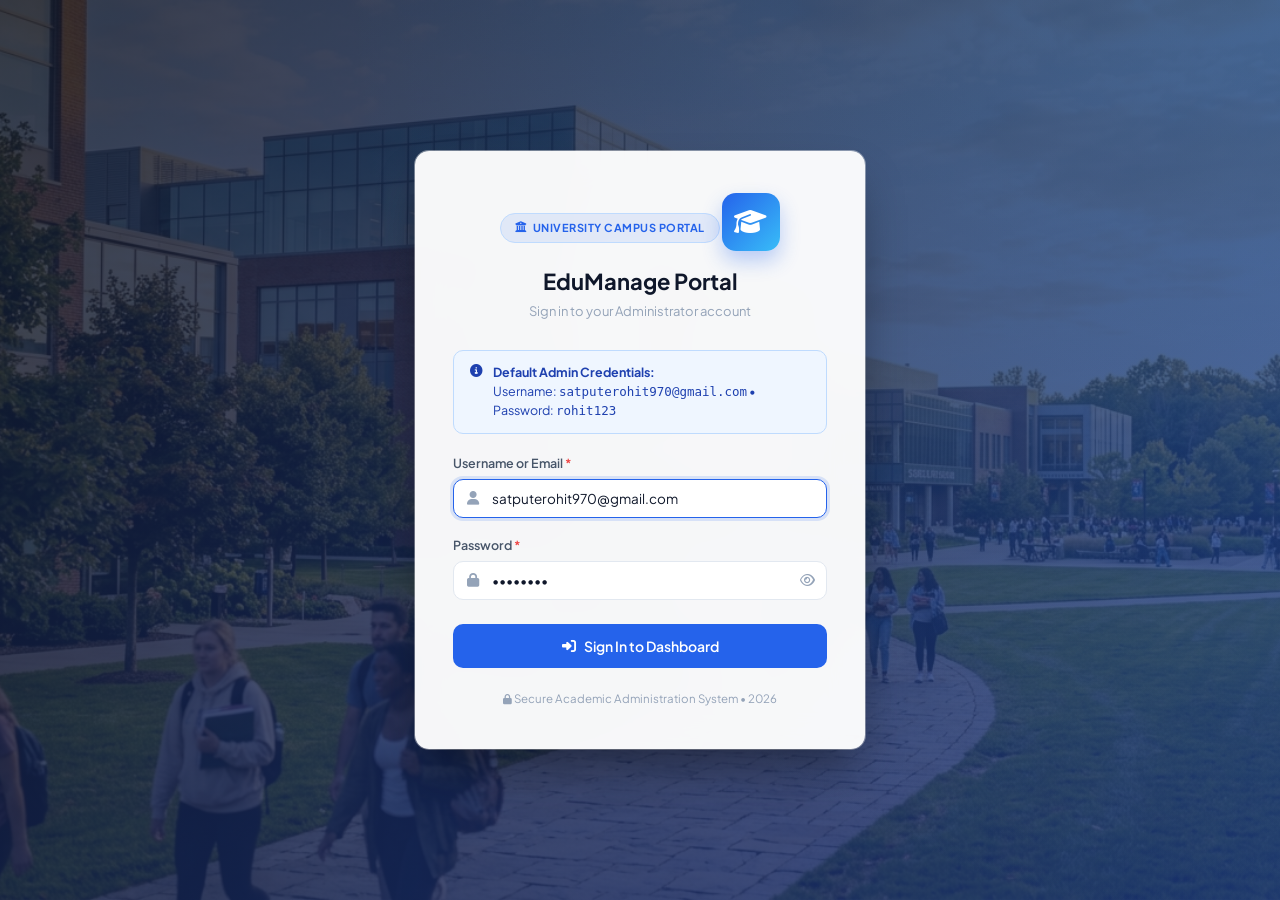
<file: frontend/index.html>
<!DOCTYPE html>
<html lang="en">
<head>
    <meta charset="UTF-8">
    <meta name="viewport" content="width=device-width, initial-scale=1.0">
    <title>Student Management System</title>
    <link rel="stylesheet" href="css/style.css">
    <style>
        .loader-screen {
            display: flex;
            flex-direction: column;
            align-items: center;
            justify-content: center;
            height: 100vh;
            background-color: #0f172a;
            color: #ffffff;
            font-family: 'Plus Jakarta Sans', sans-serif;
        }
        .spinner {
            width: 44px;
            height: 44px;
            border: 4px solid rgba(255,255,255,0.1);
            border-top-color: #2563eb;
            border-radius: 50%;
            animation: spin 0.8s linear infinite;
            margin-bottom: 16px;
        }
        @keyframes spin {
            to { transform: rotate(360deg); }
        }
    </style>
</head>
<body>
    <div class="loader-screen">
        <div class="spinner"></div>
        <p>Loading Student Management System...</p>
    </div>

    <script src="js/api.js"></script>
    <script>
        document.addEventListener('DOMContentLoaded', async () => {
            try {
                const res = await API.get('/api/me');
                if (res.authenticated) {
                    window.location.href = 'dashboard.html';
                } else {
                    window.location.href = 'login.html';
                }
            } catch (err) {
                window.location.href = 'login.html';
            }
        });
    </script>
</body>
</html>
</file>
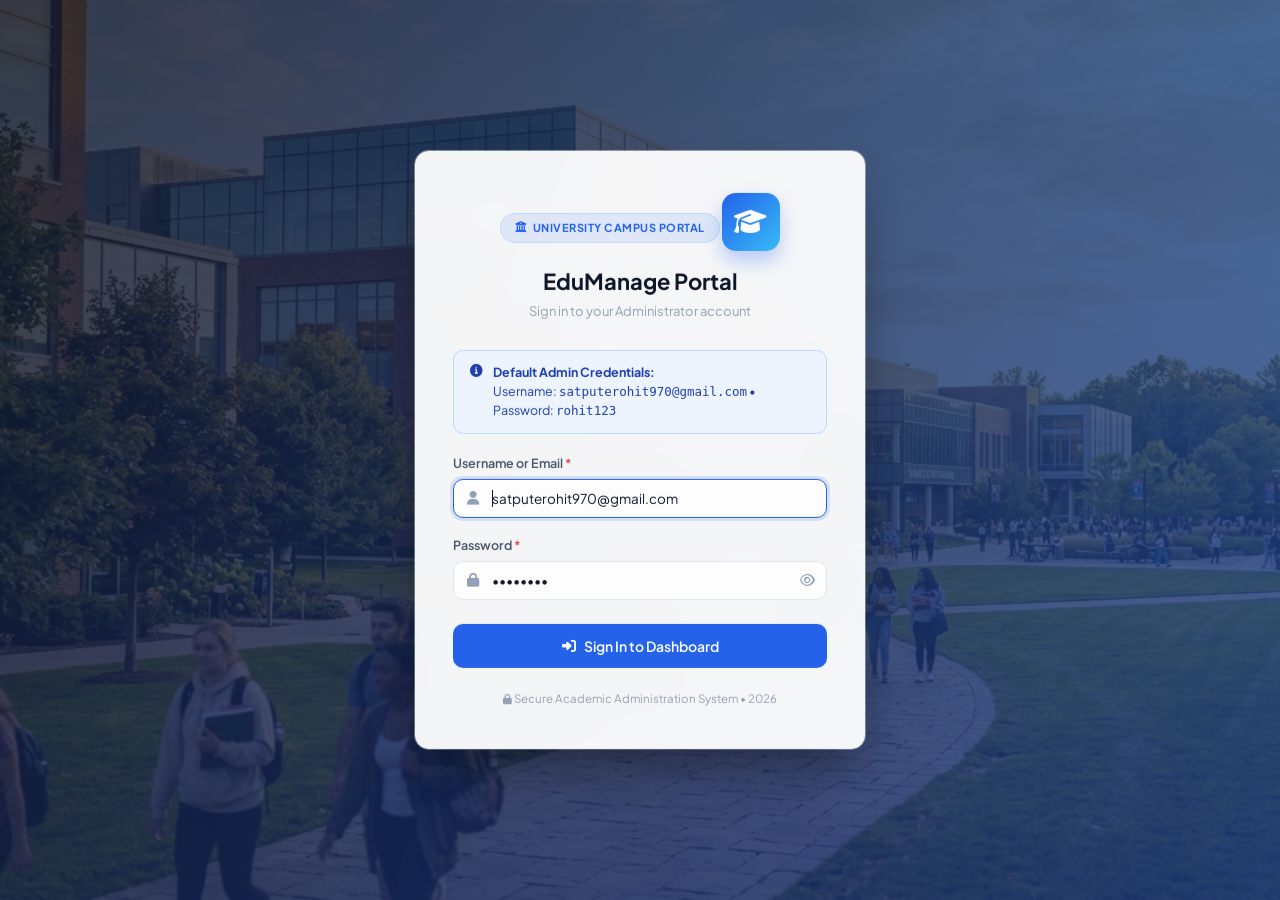
<file: frontend/analytics.html>
<!DOCTYPE html>
<html lang="en">
<head>
    <meta charset="UTF-8">
    <meta name="viewport" content="width=device-width, initial-scale=1.0">
    <title>Daily Analytics & Reports - Student Management System</title>
    <link rel="stylesheet" href="https://cdnjs.cloudflare.com/ajax/libs/font-awesome/6.5.1/css/all.min.css">
    <link rel="stylesheet" href="css/style.css?v=3.0">
    <style>
        @media print {
            .sidebar, .topbar, .analytics-toolbar, .btn, .table-actions {
                display: none !important;
            }
            .main-wrapper {
                margin-left: 0 !important;
            }
            .content-body {
                padding: 0 !important;
            }
            .card {
                box-shadow: none !important;
                border: 1px solid #ccc !important;
                break-inside: avoid;
            }
        }
    </style>
</head>
<body>
    <div class="app-container">
        <!-- Sidebar Navigation -->
        <aside class="sidebar">
            <div class="sidebar-header">
                <div class="sidebar-brand-icon">
                    <i class="fa-solid fa-graduation-cap"></i>
                </div>
                <div class="sidebar-brand-text">
                    <h2>EduManage</h2>
                    <span>Admin Panel</span>
                </div>
            </div>

            <ul class="sidebar-menu">
                <li class="sidebar-menu-category">Overview</li>
                <li class="menu-item">
                    <a href="dashboard.html" class="menu-link">
                        <i class="fa-solid fa-chart-pie"></i>
                        <span>Dashboard</span>
                    </a>
                </li>

                <li class="sidebar-menu-category">Academic Modules</li>
                <li class="menu-item">
                    <a href="students.html" class="menu-link">
                        <i class="fa-solid fa-user-graduate"></i>
                        <span>Students</span>
                    </a>
                </li>
                <li class="menu-item">
                    <a href="courses.html" class="menu-link">
                        <i class="fa-solid fa-book-open"></i>
                        <span>Courses</span>
                    </a>
                </li>
                <li class="menu-item">
                    <a href="teachers.html" class="menu-link">
                        <i class="fa-solid fa-chalkboard-user"></i>
                        <span>Teachers</span>
                    </a>
                </li>

                <li class="sidebar-menu-category">Performance & Attendance</li>
                <li class="menu-item">
                    <a href="attendance.html" class="menu-link">
                        <i class="fa-solid fa-clipboard-check"></i>
                        <span>Attendance</span>
                    </a>
                </li>
                <li class="menu-item">
                    <a href="marks.html" class="menu-link">
                        <i class="fa-solid fa-award"></i>
                        <span>Marks & Grades</span>
                    </a>
                </li>
                <li class="menu-item active">
                    <a href="analytics.html" class="menu-link">
                        <i class="fa-solid fa-chart-line"></i>
                        <span>Daily Analytics</span>
                    </a>
                </li>
            </ul>

            <div class="sidebar-footer">
                <div class="user-snippet">
                    <div class="user-avatar user-avatar-display">A</div>
                    <div class="user-info">
                        <div class="user-name user-name-display">Administrator</div>
                        <div class="user-role">Super Admin</div>
                    </div>
                </div>
            </div>
        </aside>

        <!-- Main Wrapper -->
        <div class="main-wrapper">
            <!-- Topbar -->
            <header class="topbar">
                <div class="topbar-left">
                    <button class="mobile-toggle-btn" title="Toggle Sidebar">
                        <i class="fa-solid fa-bars"></i>
                    </button>
                    <div class="page-title">
                        <h1>Daily Analytics & Insights</h1>
                        <p>Comprehensive daily performance metrics for Students and Teachers</p>
                    </div>
                </div>

                <div class="topbar-right">
                    <div class="datetime-badge" id="live-clock">
                        <i class="fa-regular fa-clock"></i> Loading date...
                    </div>
                    <button class="btn-logout" title="Sign out of system">
                        <i class="fa-solid fa-arrow-right-from-bracket"></i> Logout
                    </button>
                </div>
            </header>

            <!-- Content Body -->
            <main class="content-body">
                <!-- Date Filter & Export Toolbar -->
                <div class="card analytics-toolbar" style="margin-bottom: 24px;">
                    <div class="card-body" style="padding: 16px 24px; display: flex; justify-content: space-between; align-items: center; flex-wrap: wrap; gap: 16px;">
                        <div style="display: flex; align-items: center; gap: 14px; flex-wrap: wrap;">
                            <span style="font-weight: 700; font-size: 14px; color: var(--text-primary); display: flex; align-items: center; gap: 8px;">
                                <i class="fa-solid fa-calendar-day" style="color: var(--primary);"></i> Analyze Date:
                            </span>
                            <input type="date" id="analytics-date-picker" class="form-control" style="width: auto; padding: 8px 14px;">
                            <button id="btn-run-analytics" class="btn btn-primary btn-sm">
                                <i class="fa-solid fa-magnifying-glass-chart"></i> Analyze Day
                            </button>
                            <span style="font-size: 13px; color: var(--text-muted);">
                                Currently Showing: <strong id="display-analysis-date" style="color: var(--primary);">-</strong>
                            </span>
                        </div>

                        <div>
                            <button id="btn-print-analytics" class="btn btn-secondary btn-sm" title="Print or Save as PDF">
                                <i class="fa-solid fa-print"></i> Print Report
                            </button>
                        </div>
                    </div>
                </div>

                <!-- 1. Metric Counter Cards -->
                <div class="stats-grid">
                    <div class="stat-card">
                        <div class="stat-info">
                            <span>Daily Attendance</span>
                            <h3 id="stat-daily-rate">0%</h3>
                            <p><i class="fa-solid fa-circle-check"></i> Today's Presence Rate</p>
                        </div>
                        <div class="stat-icon icon-blue">
                            <i class="fa-solid fa-clipboard-user"></i>
                        </div>
                    </div>

                    <div class="stat-card">
                        <div class="stat-info">
                            <span>Students Present</span>
                            <h3 id="stat-daily-present" style="color: var(--success);">0</h3>
                            <p>Attended Lectures Today</p>
                        </div>
                        <div class="stat-icon icon-green">
                            <i class="fa-solid fa-user-check"></i>
                        </div>
                    </div>

                    <div class="stat-card">
                        <div class="stat-info">
                            <span>Students Absent</span>
                            <h3 id="stat-daily-absent" style="color: var(--danger);">0</h3>
                            <p>Absentees for Selected Day</p>
                        </div>
                        <div class="stat-icon icon-amber" style="background-color: #fef2f2; color: #ef4444;">
                            <i class="fa-solid fa-user-xmark"></i>
                        </div>
                    </div>

                    <div class="stat-card">
                        <div class="stat-info">
                            <span>Student-Teacher Ratio</span>
                            <h3 id="stat-teacher-ratio">1 : 0</h3>
                            <p id="stat-sub-teachers">Active Faculty Members</p>
                        </div>
                        <div class="stat-icon icon-purple">
                            <i class="fa-solid fa-chalkboard-user"></i>
                        </div>
                    </div>
                </div>

                <!-- 2. Daily Absent Students (with 1-click WhatsApp Alert) -->
                <div class="card">
                    <div class="card-header" style="background-color: #fff1f2; border-bottom: 1px solid #fecdd3;">
                        <h3 class="card-title" style="color: #9f1239;">
                            <i class="fa-solid fa-bell" style="color: #e11d48;"></i>
                            Today's Absent Students & Parent Alert Dispatch
                        </h3>
                        <span id="daily-absent-badge" class="badge badge-absent">0 Absent</span>
                    </div>

                    <div class="card-body" style="padding: 0;">
                        <div class="table-responsive" style="border: none;">
                            <table class="data-table">
                                <thead>
                                    <tr>
                                        <th>Student ID</th>
                                        <th>Student Full Name</th>
                                        <th>Course</th>
                                        <th>Contact Mobile</th>
                                        <th>Absence Remarks</th>
                                        <th style="text-align: right;">Direct Alert</th>
                                    </tr>
                                </thead>
                                <tbody id="daily-absent-tbody">
                                    <tr>
                                        <td colspan="6" class="empty-state">
                                            <i class="fa-solid fa-spinner fa-spin"></i>
                                            <h4>Analyzing attendance records...</h4>
                                        </td>
                                    </tr>
                                </tbody>
                            </table>
                        </div>
                    </div>
                </div>

                <!-- 3. Critical Attendance Defaulters (< 75% Attendance Threshold) -->
                <div class="card">
                    <div class="card-header" style="background-color: #fffbeb; border-bottom: 1px solid #fef3c7;">
                        <h3 class="card-title" style="color: #92400e;">
                            <i class="fa-solid fa-triangle-exclamation" style="color: #f59e0b;"></i>
                            At-Risk Students Matrix (Overall Attendance &lt; 75%)
                        </h3>
                        <span id="defaulters-count-badge" class="badge" style="background-color: #fef3c7; color: #b45309;">0 At-Risk</span>
                    </div>

                    <div class="card-body" style="padding: 0;">
                        <div class="table-responsive" style="border: none;">
                            <table class="data-table">
                                <thead>
                                    <tr>
                                        <th>Student ID</th>
                                        <th>Student Name & Course</th>
                                        <th>Attended Days</th>
                                        <th>Absent Days</th>
                                        <th>Attendance Percentage</th>
                                        <th style="text-align: right;">Action</th>
                                    </tr>
                                </thead>
                                <tbody id="defaulters-tbody">
                                    <tr>
                                        <td colspan="6" class="empty-state">
                                            <i class="fa-solid fa-spinner fa-spin"></i>
                                            <h4>Analyzing defaulters...</h4>
                                        </td>
                                    </tr>
                                </tbody>
                            </table>
                        </div>
                    </div>
                </div>

                <!-- 4. Academic Performance & Top Rankers Grid -->
                <div class="dashboard-grid" style="margin-bottom: 24px;">
                    <!-- Grade Distribution -->
                    <div class="card">
                        <div class="card-header">
                            <h3 class="card-title">
                                <i class="fa-solid fa-chart-pie" style="color: var(--primary);"></i>
                                Student Grade Distribution
                            </h3>
                        </div>
                        <div class="card-body">
                            <div id="grade-dist-container" style="display: grid; grid-template-columns: repeat(auto-fit, minmax(130px, 1fr)); gap: 12px;">
                                <div class="empty-state">Loading grades...</div>
                            </div>
                        </div>
                    </div>

                    <!-- Top 5 Academic Performers -->
                    <div class="card">
                        <div class="card-header">
                            <h3 class="card-title">
                                <i class="fa-solid fa-trophy" style="color: #eab308;"></i>
                                Top Student Performers
                            </h3>
                        </div>
                        <div class="card-body" style="padding: 0;">
                            <div class="table-responsive" style="border: none;">
                                <table class="data-table" style="font-size: 13px;">
                                    <thead>
                                        <tr>
                                            <th>Rank</th>
                                            <th>Student</th>
                                            <th>Program</th>
                                            <th>Exams</th>
                                            <th>Avg %</th>
                                        </tr>
                                    </thead>
                                    <tbody id="top-students-tbody">
                                        <tr>
                                            <td colspan="5" class="empty-state">Loading rankers...</td>
                                        </tr>
                                    </tbody>
                                </table>
                            </div>
                        </div>
                    </div>
                </div>

                <!-- 5. Teacher & Faculty Workload Analysis -->
                <div class="card">
                    <div class="card-header">
                        <h3 class="card-title">
                            <i class="fa-solid fa-chalkboard-user" style="color: var(--primary);"></i>
                            Faculty Workload & Subject Matrix Analysis
                        </h3>
                    </div>

                    <div class="card-body" style="padding: 0;">
                        <div class="table-responsive" style="border: none;">
                            <table class="data-table">
                                <thead>
                                    <tr>
                                        <th>Faculty Member</th>
                                        <th>Assigned Specialization / Subject</th>
                                        <th>Mobile Contact</th>
                                        <th>Exam Evaluations Recorded</th>
                                        <th>Average Class Performance</th>
                                    </tr>
                                </thead>
                                <tbody id="teachers-analysis-tbody">
                                    <tr>
                                        <td colspan="5" class="empty-state">
                                            <i class="fa-solid fa-spinner fa-spin"></i>
                                            <h4>Analyzing faculty records...</h4>
                                        </td>
                                    </tr>
                                </tbody>
                            </table>
                        </div>
                    </div>
                </div>

                <!-- 6. Degree Program Performance Overview -->
                <div class="card">
                    <div class="card-header">
                        <h3 class="card-title">
                            <i class="fa-solid fa-book-bookmark" style="color: var(--info);"></i>
                            Academic Program Enrollment & Overall Average
                        </h3>
                    </div>

                    <div class="card-body" style="padding: 0;">
                        <div class="table-responsive" style="border: none;">
                            <table class="data-table">
                                <thead>
                                    <tr>
                                        <th>Code</th>
                                        <th>Degree Program Name</th>
                                        <th>Duration</th>
                                        <th>Active Enrolled Students</th>
                                        <th>Average Marks Score</th>
                                    </tr>
                                </thead>
                                <tbody id="course-analytics-tbody">
                                    <tr>
                                        <td colspan="5" class="empty-state">Loading courses...</td>
                                    </tr>
                                </tbody>
                            </table>
                        </div>
                    </div>
                </div>
            </main>
        </div>
    </div>

    <!-- Scripts -->
    <script src="js/api.js"></script>
    <script src="js/auth.js"></script>
    <script src="js/analytics.js"></script>
</body>
</html>
</file>
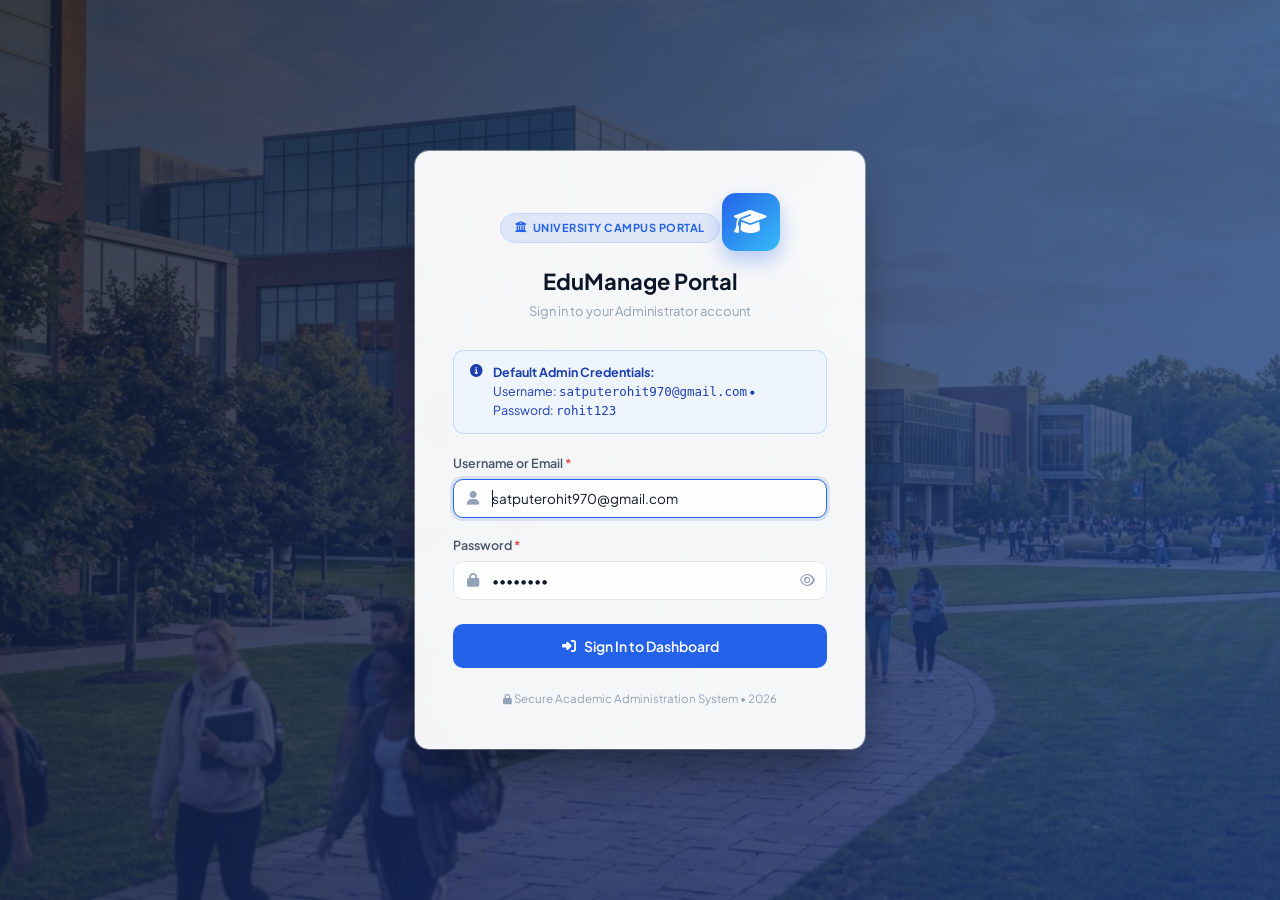
<file: frontend/attendance.html>
<!DOCTYPE html>
<html lang="en">
<head>
    <meta charset="UTF-8">
    <meta name="viewport" content="width=device-width, initial-scale=1.0">
    <title>Attendance Management - Student Management System</title>
    <link rel="stylesheet" href="https://cdnjs.cloudflare.com/ajax/libs/font-awesome/6.5.1/css/all.min.css">
    <link rel="stylesheet" href="css/style.css?v=3.0">
</head>
<body>
    <div class="app-container">
        <!-- Sidebar -->
        <aside class="sidebar">
            <div class="sidebar-header">
                <div class="sidebar-brand-icon">
                    <i class="fa-solid fa-graduation-cap"></i>
                </div>
                <div class="sidebar-brand-text">
                    <h2>EduManage</h2>
                    <span>Admin Panel</span>
                </div>
            </div>

            <ul class="sidebar-menu">
                <li class="sidebar-menu-category">Overview</li>
                <li class="menu-item">
                    <a href="dashboard.html" class="menu-link">
                        <i class="fa-solid fa-chart-pie"></i>
                        <span>Dashboard</span>
                    </a>
                </li>

                <li class="sidebar-menu-category">Academic Modules</li>
                <li class="menu-item">
                    <a href="students.html" class="menu-link">
                        <i class="fa-solid fa-user-graduate"></i>
                        <span>Students</span>
                    </a>
                </li>
                <li class="menu-item">
                    <a href="courses.html" class="menu-link">
                        <i class="fa-solid fa-book-open"></i>
                        <span>Courses</span>
                    </a>
                </li>
                <li class="menu-item">
                    <a href="teachers.html" class="menu-link">
                        <i class="fa-solid fa-chalkboard-user"></i>
                        <span>Teachers</span>
                    </a>
                </li>

                <li class="sidebar-menu-category">Performance</li>
                <li class="menu-item active">
                    <a href="attendance.html" class="menu-link">
                        <i class="fa-solid fa-clipboard-check"></i>
                        <span>Attendance</span>
                    </a>
                </li>
                <li class="menu-item">
                    <a href="marks.html" class="menu-link">
                        <i class="fa-solid fa-award"></i>
                        <span>Marks & Grades</span>
                    </a>
                </li>
            </ul>

            <div class="sidebar-footer">
                <div class="user-snippet">
                    <div class="user-avatar user-avatar-display">A</div>
                    <div class="user-info">
                        <div class="user-name user-name-display">Administrator</div>
                        <div class="user-role">Super Admin</div>
                    </div>
                </div>
            </div>
        </aside>

        <!-- Main Wrapper -->
        <div class="main-wrapper">
            <!-- Topbar -->
            <header class="topbar">
                <div class="topbar-left">
                    <button class="mobile-toggle-btn" title="Toggle Sidebar">
                        <i class="fa-solid fa-bars"></i>
                    </button>
                    <div class="page-title">
                        <h1>Attendance Management</h1>
                        <p>Track student presence, daily logs, and send absent alerts</p>
                    </div>
                </div>

                <div class="topbar-right">
                    <div class="datetime-badge" id="live-clock">
                        <i class="fa-regular fa-clock"></i> Loading date...
                    </div>
                    <button class="btn-logout" title="Sign out of system">
                        <i class="fa-solid fa-arrow-right-from-bracket"></i> Logout
                    </button>
                </div>
            </header>

            <!-- Content Body -->
            <main class="content-body">
                <!-- Toolbar & Tab Navigation -->
                <div class="table-toolbar">
                    <div style="display: flex; gap: 8px; flex-wrap: wrap;">
                        <button id="tab-daily-log" class="btn btn-primary btn-sm">
                            <i class="fa-solid fa-calendar-day"></i> Daily Log
                        </button>
                        <button id="tab-student-summary" class="btn btn-secondary btn-sm">
                            <i class="fa-solid fa-chart-pie"></i> Student Summary (% Rate)
                        </button>
                        <button id="tab-message-history" class="btn btn-secondary btn-sm">
                            <i class="fa-solid fa-clock-rotate-left"></i> Sent Alerts History
                        </button>
                    </div>

                    <div style="display: flex; gap: 10px; flex-wrap: wrap;">
                        <button id="btn-open-face-scanner" class="btn btn-primary" style="background: linear-gradient(135deg, #2563eb, #7c3aed); border: none;">
                            <i class="fa-solid fa-camera"></i> Live Face Scan Attendance
                        </button>
                        <button id="btn-auto-alert-absentees" class="btn btn-danger">
                            <i class="fa-solid fa-mobile-screen-button"></i> Auto-Alert All Absentees
                        </button>
                        <button id="btn-notify-all-absent" class="btn btn-success">
                            <i class="fa-brands fa-whatsapp"></i> Notify Absent Students
                        </button>
                        <button id="btn-open-mark-modal" class="btn btn-secondary">
                            <i class="fa-solid fa-pen"></i> Manual Attendance
                        </button>
                    </div>
                </div>

                <!-- VIEW 1: Daily Log -->
                <div id="view-daily-log">
                    <!-- Filters -->
                    <div class="card" style="margin-bottom: 20px;">
                        <div class="card-body" style="padding: 16px 20px;">
                            <div class="filter-group">
                                <div>
                                    <label class="form-label" style="margin-bottom: 4px;">Filter Date</label>
                                    <input type="date" id="filter-attendance-date" class="form-control" style="width: auto;">
                                </div>

                                <div>
                                    <label class="form-label" style="margin-bottom: 4px;">Filter Student</label>
                                    <select id="filter-student" class="filter-select" style="min-width: 200px;">
                                        <option value="">All Students</option>
                                    </select>
                                </div>

                                <div>
                                    <label class="form-label" style="margin-bottom: 4px;">Status</label>
                                    <select id="filter-status" class="filter-select">
                                        <option value="">All Statuses</option>
                                        <option value="Present">Present</option>
                                        <option value="Absent">Absent</option>
                                    </select>
                                </div>

                                <div style="align-self: flex-end;">
                                    <button id="btn-reset-att-filter" class="btn btn-secondary" style="padding: 9px 14px;">
                                        <i class="fa-solid fa-rotate-left"></i> Reset Filters
                                    </button>
                                </div>
                            </div>
                        </div>
                    </div>

                    <!-- Attendance Table -->
                    <div class="card">
                        <div class="card-header">
                            <h3 class="card-title">
                                <i class="fa-solid fa-list-check" style="color: var(--primary);"></i>
                                Attendance Log Entries
                            </h3>
                            <span id="att-count-badge" class="badge badge-course">0 record(s) found</span>
                        </div>

                        <div class="card-body" style="padding: 0;">
                            <div class="table-responsive" style="border: none;">
                                <table class="data-table">
                                    <thead>
                                        <tr>
                                            <th>Date</th>
                                            <th>Student ID</th>
                                            <th>Student Details</th>
                                            <th>Mobile / Contact</th>
                                            <th>Status</th>
                                            <th>Remarks</th>
                                            <th style="text-align: right;">Alert & Actions</th>
                                        </tr>
                                    </thead>
                                    <tbody id="attendance-tbody">
                                        <tr>
                                            <td colspan="7" class="empty-state">
                                                <i class="fa-solid fa-spinner fa-spin"></i>
                                                <h4>Loading attendance...</h4>
                                            </td>
                                        </tr>
                                    </tbody>
                                </table>
                            </div>
                        </div>
                    </div>
                </div>

                <!-- VIEW 2: Student Attendance Percentage Summary -->
                <div id="view-student-summary" style="display: none;">
                    <div class="card">
                        <div class="card-header">
                            <h3 class="card-title">
                                <i class="fa-solid fa-chart-line" style="color: var(--success);"></i>
                                Overall Student Attendance Percentages
                            </h3>
                        </div>

                        <div class="card-body" style="padding: 0;">
                            <div class="table-responsive" style="border: none;">
                                <table class="data-table">
                                    <thead>
                                        <tr>
                                            <th>Student ID</th>
                                            <th>Full Name</th>
                                            <th>Program</th>
                                            <th>Present / Total Days</th>
                                            <th>Absent Days</th>
                                            <th>Attendance Percentage</th>
                                        </tr>
                                    </thead>
                                    <tbody id="attendance-summary-tbody">
                                        <tr>
                                            <td colspan="6" class="empty-state">
                                                <i class="fa-solid fa-spinner fa-spin"></i>
                                                <h4>Calculating attendance summaries...</h4>
                                            </td>
                                        </tr>
                                    </tbody>
                                </table>
                            </div>
                        </div>
                    </div>
                </div>

                <!-- VIEW 3: Sent Alerts History -->
                <div id="view-message-history" style="display: none;">
                    <div class="card">
                        <div class="card-header">
                            <h3 class="card-title">
                                <i class="fa-solid fa-clock-rotate-left" style="color: var(--info);"></i>
                                Dispatched Absentee Alerts History
                            </h3>
                            <button id="btn-refresh-history" class="btn btn-secondary btn-sm">
                                <i class="fa-solid fa-arrows-rotate"></i> Refresh Log
                            </button>
                        </div>

                        <div class="card-body" style="padding: 0;">
                            <div class="table-responsive" style="border: none;">
                                <table class="data-table">
                                    <thead>
                                        <tr>
                                            <th>Timestamp</th>
                                            <th>Student</th>
                                            <th>Channel</th>
                                            <th>Contact Number / Email</th>
                                            <th>Absence Date</th>
                                            <th>Message Dispatched</th>
                                            <th>Status</th>
                                        </tr>
                                    </thead>
                                    <tbody id="notifications-tbody">
                                        <tr>
                                            <td colspan="7" class="empty-state">
                                                <i class="fa-solid fa-spinner fa-spin"></i>
                                                <h4>Loading notification logs...</h4>
                                            </td>
                                        </tr>
                                    </tbody>
                                </table>
                            </div>
                        </div>
                    </div>
                </div>
            </main>
        </div>
    </div>

    <!-- Mark Attendance Modal -->
    <div class="modal-overlay" id="attendance-form-modal">
        <div class="modal-dialog">
            <div class="modal-header">
                <h3>Record Student Attendance</h3>
                <button class="modal-close-btn">&times;</button>
            </div>

            <form id="attendance-form">
                <div class="modal-body">
                    <div class="form-grid">
                        <div class="form-group full-width">
                            <label class="form-label" for="att-student-id">Select Student <span class="required">*</span></label>
                            <select id="att-student-id" class="form-control" required>
                                <option value="">Select Student</option>
                            </select>
                        </div>

                        <div class="form-group">
                            <label class="form-label" for="att-date">Attendance Date <span class="required">*</span></label>
                            <input type="date" id="att-date" class="form-control" required>
                        </div>

                        <div class="form-group">
                            <label class="form-label" for="att-status">Attendance Status <span class="required">*</span></label>
                            <select id="att-status" class="form-control" required>
                                <option value="Present">Present</option>
                                <option value="Absent">Absent</option>
                            </select>
                        </div>

                        <div class="form-group full-width">
                            <label class="form-label" for="att-remarks">Remarks / Reason (Optional)</label>
                            <input type="text" id="att-remarks" class="form-control" placeholder="e.g. Attended lecture, sick leave, unexcused absence...">
                        </div>
                    </div>
                </div>

                <div class="modal-footer">
                    <button type="button" class="btn btn-secondary btn-modal-cancel">Cancel</button>
                    <button type="submit" id="btn-save-att" class="btn btn-primary">
                        <i class="fa-solid fa-floppy-disk"></i> Save Attendance
                    </button>
                </div>
            </form>
        </div>
    </div>

    <!-- Single Absent Notification Modal -->
    <div class="modal-overlay" id="single-notify-modal">
        <div class="modal-dialog">
            <div class="modal-header" style="background-color: #ecfdf5; border-bottom: 1px solid #a7f3d0;">
                <h3 style="color: #065f46; display: flex; align-items: center; gap: 10px;">
                    <i class="fa-brands fa-whatsapp" style="color: #10b981; font-size: 22px;"></i>
                    Send Absent Alert to Student / Parent
                </h3>
                <button class="modal-close-btn">&times;</button>
            </div>

            <div class="modal-body">
                <input type="hidden" id="notify-student-id">
                <input type="hidden" id="notify-date">

                <div style="background-color: #f8fafc; border: 1px solid var(--border); border-radius: var(--radius-md); padding: 14px; margin-bottom: 16px;">
                    <div style="display: grid; grid-template-columns: 1fr 1fr; gap: 10px; font-size: 13px;">
                        <div><strong>Student:</strong> <span id="notify-student-name">-</span></div>
                        <div><strong>Student ID:</strong> <span id="notify-student-code">-</span></div>
                        <div><strong>Mobile:</strong> <span id="notify-student-phone" style="color: var(--primary); font-weight: 600;">-</span></div>
                        <div><strong>Date:</strong> <span id="notify-student-date">-</span></div>
                    </div>
                </div>

                <div class="form-group" style="margin-bottom: 14px;">
                    <label class="form-label">Message Content (Editable)</label>
                    <textarea id="notify-message-text" class="form-control" style="min-height: 120px; font-size: 13px; line-height: 1.5;"></textarea>
                </div>

                <div style="font-size: 12px; color: var(--text-muted); display: flex; align-items: center; gap: 6px;">
                    <i class="fa-solid fa-circle-info"></i>
                    Clicking "Send via WhatsApp" opens WhatsApp with the pre-filled message.
                </div>
            </div>

            <div class="modal-footer" style="justify-content: space-between;">
                <button type="button" class="btn btn-secondary btn-modal-cancel">Close</button>
                <div style="display: flex; gap: 8px;">
                    <button type="button" id="btn-send-email" class="btn btn-secondary">
                        <i class="fa-solid fa-envelope"></i> Send Email
                    </button>
                    <button type="button" id="btn-send-whatsapp" class="btn btn-success">
                        <i class="fa-brands fa-whatsapp"></i> Send via WhatsApp
                    </button>
                </div>
            </div>
        </div>
    </div>

    <!-- Bulk Absent Notification Modal -->
    <div class="modal-overlay" id="bulk-notify-modal">
        <div class="modal-dialog" style="max-width: 720px;">
            <div class="modal-header" style="background-color: #ecfdf5; border-bottom: 1px solid #a7f3d0;">
                <h3 style="color: #065f46; display: flex; align-items: center; gap: 10px;">
                    <i class="fa-brands fa-whatsapp" style="color: #10b981; font-size: 22px;"></i>
                    Notify All Absent Students
                </h3>
                <button class="modal-close-btn">&times;</button>
            </div>

            <div class="modal-body">
                <div style="margin-bottom: 16px;">
                    <p style="font-size: 13.5px; color: var(--text-secondary);">
                        Date: <strong id="bulk-notify-date-label"></strong> &bull; Total Absent Students: <span id="bulk-notify-count-badge" class="badge badge-absent">0</span>
                    </p>
                </div>

                <div class="form-group" style="margin-bottom: 16px;">
                    <label class="form-label">Default Message Template</label>
                    <textarea id="bulk-template-text" class="form-control" style="min-height: 80px; font-size: 12.5px;">Dear Parent/Student, this is an official notice. {student_name} (ID: {student_id}) was marked ABSENT on {date} for {course}. Regular attendance is compulsory.</textarea>
                </div>

                <h4 style="font-size: 14px; font-weight: 700; margin-bottom: 10px;">Absent Students List:</h4>
                <div class="table-responsive" style="max-height: 240px; overflow-y: auto;">
                    <table class="data-table" style="font-size: 12.5px;">
                        <thead>
                            <tr>
                                <th>Student ID</th>
                                <th>Full Name</th>
                                <th>Mobile Number</th>
                                <th>Course</th>
                                <th style="text-align: right;">Action</th>
                            </tr>
                        </thead>
                        <tbody id="bulk-absent-tbody">
                            <!-- Populated dynamically -->
                        </tbody>
                    </table>
                </div>
            </div>

            <div class="modal-footer">
                <button type="button" class="btn btn-secondary btn-modal-cancel">Close</button>
                <button type="button" id="btn-dispatch-all-logs" class="btn btn-success">
                    <i class="fa-solid fa-check-double"></i> Log & Dispatch All Alerts
                </button>
            </div>
        </div>
    </div>

    <!-- Live Biometric Face Scanner Modal -->
    <div class="modal-overlay" id="face-scanner-modal">
        <div class="modal-dialog" style="max-width: 680px;">
            <div class="modal-header" style="background: linear-gradient(135deg, #0f172a, #1e293b); color: #ffffff;">
                <h3 style="color: #ffffff; display: flex; align-items: center; gap: 10px;">
                    <i class="fa-solid fa-face-viewfinder" style="color: #38bdf8;"></i>
                    Biometric Live Face Scan Attendance
                </h3>
                <button class="modal-close-btn" style="color: #94a3b8;">&times;</button>
            </div>

            <div class="modal-body">
                <!-- Webcam Viewport with Futuristic HUD -->
                <div class="scanner-viewport" id="scanner-viewport">
                    <video id="webcam-preview" class="scanner-video" autoplay playsinline muted></video>
                    
                    <div class="scanner-hud-overlay">
                        <div class="scanner-target-box" id="scanner-target-box">
                            <div class="scanner-corner corner-tl"></div>
                            <div class="scanner-corner corner-tr"></div>
                            <div class="scanner-corner corner-bl"></div>
                            <div class="scanner-corner corner-br"></div>
                            <div class="scanner-laser" id="scanner-laser"></div>
                        </div>
                    </div>

                    <div class="scanner-live-pill">
                        LIVE CAMERA HUD
                    </div>

                    <!-- Camera placeholder when off -->
                    <div id="camera-off-placeholder" style="position: absolute; text-align: center; color: #94a3b8; pointer-events: none;">
                        <i class="fa-solid fa-video-slash" style="font-size: 40px; margin-bottom: 12px; color: #64748b;"></i>
                        <p style="font-size: 13px;">Camera Inactive. Click "Start Camera" to initialize scanner.</p>
                    </div>
                </div>

                <!-- Hidden Canvas for Video Frame Capture -->
                <canvas id="webcam-canvas" style="display: none;"></canvas>

                <!-- Recognition Controls -->
                <div style="margin-top: 16px;">
                    <div style="display: flex; justify-content: space-between; align-items: center; margin-bottom: 12px; background: #f8fafc; padding: 10px 14px; border-radius: var(--radius-md); border: 1px solid var(--border);">
                        <div>
                            <span style="font-weight: 700; font-size: 13.5px; color: var(--text-primary);">Camera Live Scanner</span>
                            <div style="font-size: 11.5px; color: var(--text-muted);">Face detection runs automatically when camera is active</div>
                        </div>
                        <label style="font-size: 13px; color: var(--text-primary); display: flex; align-items: center; gap: 8px; cursor: pointer; font-weight: 600;">
                            <input type="checkbox" id="chk-auto-scan" checked style="width: 16px; height: 16px; accent-color: var(--primary);">
                            <span>Auto-Detect Face (Every 2s)</span>
                        </label>
                    </div>

                    <div style="display: flex; gap: 10px; margin-bottom: 12px;">
                        <button type="button" id="btn-toggle-camera" class="btn btn-secondary" style="flex: 1;">
                            <i class="fa-solid fa-video"></i> Start Camera
                        </button>
                        <button type="button" id="btn-scan-face-now" class="btn btn-primary" style="flex: 1;">
                            <i class="fa-solid fa-expand"></i> Detect Face Now
                        </button>
                        <label class="btn btn-secondary" style="margin: 0; cursor: pointer; display: flex; align-items: center; justify-content: center; gap: 6px;" title="Test with an image file">
                            <i class="fa-solid fa-upload"></i> Upload Photo
                            <input type="file" id="face-test-file-input" accept="image/*" style="display: none;">
                        </label>
                    </div>

                    <!-- Optional Target Filter -->
                    <div class="form-group" style="margin-bottom: 12px;">
                        <label class="form-label" style="font-size: 12px; color: var(--text-muted); margin-bottom: 4px;">
                            Target Student (Leave on "All Registered Faces" for automatic detection)
                        </label>
                        <select id="face-student-select" class="form-control" style="font-size: 13px;">
                            <option value="">-- Detect Any Registered Face Automatically --</option>
                        </select>
                    </div>

                    <!-- Live Verification Match Display -->
                    <div id="face-match-result" style="display: none; background: #ecfdf5; border: 1px solid #6ee7b7; border-radius: var(--radius-md); padding: 14px; margin-bottom: 14px; animation: fadeIn 0.3s ease;">
                        <div style="display: flex; align-items: center; justify-content: space-between;">
                            <div style="display: flex; align-items: center; gap: 12px;">
                                <div id="match-icon-circle" style="width: 44px; height: 44px; border-radius: 50%; background: #10b981; color: #ffffff; display: flex; align-items: center; justify-content: center; font-size: 22px;">
                                    <i id="match-icon" class="fa-solid fa-check"></i>
                                </div>
                                <div>
                                    <h4 id="match-student-name" style="font-size: 15px; color: #065f46; margin-bottom: 2px;">Student Name</h4>
                                    <div style="font-size: 12px; color: #047857;">
                                        ID: <strong id="match-student-id">STU001</strong> &bull; Program: <span id="match-student-course">-</span>
                                    </div>
                                    <div id="match-already-note" style="display: none; font-size: 11.5px; color: #1e40af; font-weight: 600; margin-top: 2px;">
                                        <i class="fa-solid fa-circle-info"></i> Attendance was already recorded earlier for today.
                                    </div>
                                </div>
                            </div>
                            <div style="text-align: right;">
                                <span class="badge badge-present" id="match-status-badge" style="font-size: 12.5px; padding: 6px 12px;">
                                    <i class="fa-solid fa-circle-check"></i> MARKED PRESENT
                                </span>
                                <div id="match-confidence-label" style="font-size: 11px; color: #059669; margin-top: 4px; font-weight: 700;">Confidence: 99.4% Match</div>
                            </div>
                        </div>
                    </div>

                    <!-- Session Scanned Students Mini-Log -->
                    <div id="scanned-session-list" style="margin-top: 10px; font-size: 12px; color: var(--text-secondary);">
                        <!-- Session items appended here -->
                    </div>
                </div>
            </div>

            <div class="modal-footer" style="justify-content: space-between;">
                <button type="button" class="btn btn-secondary btn-modal-cancel">Close</button>
                <div style="display: flex; gap: 8px;">
                    <button type="button" id="btn-finish-and-alert" class="btn btn-danger" title="Finish scanning and send WhatsApp notification to absent students">
                        <i class="fa-solid fa-bell"></i> Finish & Alert Absentees
                    </button>
                </div>
            </div>
        </div>
    </div>

    <!-- Auto Alert Absentees Results Modal -->
    <div class="modal-overlay" id="auto-alert-modal">
        <div class="modal-dialog" style="max-width: 680px;">
            <div class="modal-header" style="background-color: #fee2e2; border-bottom: 1px solid #fca5a5;">
                <h3 style="color: #991b1b; display: flex; align-items: center; gap: 10px;">
                    <i class="fa-solid fa-mobile-screen-button"></i>
                    Mobile Absentee Alerts Dispatched
                </h3>
                <button class="modal-close-btn">&times;</button>
            </div>

            <div class="modal-body">
                <div style="background-color: #fef2f2; border: 1px solid #fecaca; border-radius: var(--radius-md); padding: 14px; margin-bottom: 16px;">
                    <h4 id="auto-alert-summary-title" style="color: #991b1b; font-size: 14px; margin-bottom: 4px;">Alerts Processed</h4>
                    <p id="auto-alert-summary-sub" style="font-size: 12.5px; color: #7f1d1d; margin: 0;">Unrecorded students have been automatically marked as ABSENT and mobile notifications have been queued.</p>
                </div>

                <div class="table-responsive" style="max-height: 250px; overflow-y: auto;">
                    <table class="data-table" style="font-size: 12.5px;">
                        <thead>
                            <tr>
                                <th>Student ID</th>
                                <th>Student Full Name</th>
                                <th>Mobile Number</th>
                                <th>Dispatch Status</th>
                                <th style="text-align: right;">Instant WhatsApp</th>
                            </tr>
                        </thead>
                        <tbody id="auto-alert-tbody">
                            <!-- Populated dynamically -->
                        </tbody>
                    </table>
                </div>
            </div>

            <div class="modal-footer">
                <button type="button" class="btn btn-primary btn-modal-cancel">Done</button>
            </div>
        </div>
    </div>

    <!-- Scripts -->
    <script src="js/api.js"></script>
    <script src="js/auth.js"></script>
    <script src="js/attendance.js"></script>
</body>
</html>
</file>
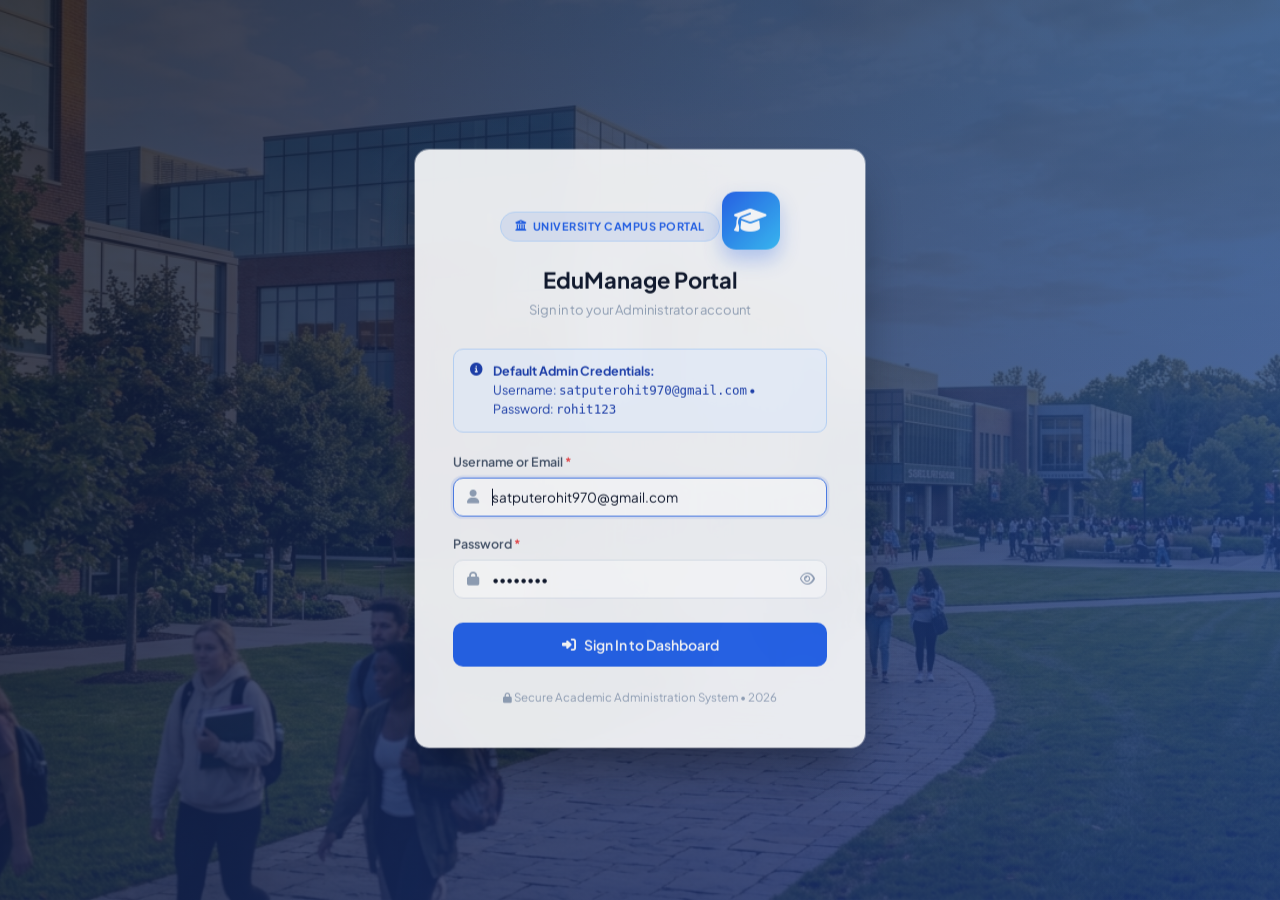
<file: frontend/courses.html>
<!DOCTYPE html>
<html lang="en">
<head>
    <meta charset="UTF-8">
    <meta name="viewport" content="width=device-width, initial-scale=1.0">
    <title>Course Management - Student Management System</title>
    <link rel="stylesheet" href="https://cdnjs.cloudflare.com/ajax/libs/font-awesome/6.5.1/css/all.min.css">
    <link rel="stylesheet" href="css/style.css?v=3.0">
</head>
<body>
    <div class="app-container">
        <!-- Sidebar -->
        <aside class="sidebar">
            <div class="sidebar-header">
                <div class="sidebar-brand-icon">
                    <i class="fa-solid fa-graduation-cap"></i>
                </div>
                <div class="sidebar-brand-text">
                    <h2>EduManage</h2>
                    <span>Admin Panel</span>
                </div>
            </div>

            <ul class="sidebar-menu">
                <li class="sidebar-menu-category">Overview</li>
                <li class="menu-item">
                    <a href="dashboard.html" class="menu-link">
                        <i class="fa-solid fa-chart-pie"></i>
                        <span>Dashboard</span>
                    </a>
                </li>

                <li class="sidebar-menu-category">Academic Modules</li>
                <li class="menu-item">
                    <a href="students.html" class="menu-link">
                        <i class="fa-solid fa-user-graduate"></i>
                        <span>Students</span>
                    </a>
                </li>
                <li class="menu-item active">
                    <a href="courses.html" class="menu-link">
                        <i class="fa-solid fa-book-open"></i>
                        <span>Courses</span>
                    </a>
                </li>
                <li class="menu-item">
                    <a href="teachers.html" class="menu-link">
                        <i class="fa-solid fa-chalkboard-user"></i>
                        <span>Teachers</span>
                    </a>
                </li>

                <li class="sidebar-menu-category">Performance</li>
                <li class="menu-item">
                    <a href="attendance.html" class="menu-link">
                        <i class="fa-solid fa-clipboard-check"></i>
                        <span>Attendance</span>
                    </a>
                </li>
                <li class="menu-item">
                    <a href="marks.html" class="menu-link">
                        <i class="fa-solid fa-award"></i>
                        <span>Marks & Grades</span>
                    </a>
                </li>
                <li class="menu-item">
                    <a href="analytics.html" class="menu-link">
                        <i class="fa-solid fa-chart-line"></i>
                        <span>Daily Analytics</span>
                    </a>
                </li>
            </ul>

            <div class="sidebar-footer">
                <div class="user-snippet">
                    <div class="user-avatar user-avatar-display">A</div>
                    <div class="user-info">
                        <div class="user-name user-name-display">Administrator</div>
                        <div class="user-role">Super Admin</div>
                    </div>
                </div>
            </div>
        </aside>

        <!-- Main Wrapper -->
        <div class="main-wrapper">
            <!-- Topbar -->
            <header class="topbar">
                <div class="topbar-left">
                    <button class="mobile-toggle-btn" title="Toggle Sidebar">
                        <i class="fa-solid fa-bars"></i>
                    </button>
                    <div class="page-title">
                        <h1>Course Management</h1>
                        <p>Manage curriculum, degree programs, and course durations</p>
                    </div>
                </div>

                <div class="topbar-right">
                    <div class="datetime-badge" id="live-clock">
                        <i class="fa-regular fa-clock"></i> Loading date...
                    </div>
                    <button class="btn-logout" title="Sign out of system">
                        <i class="fa-solid fa-arrow-right-from-bracket"></i> Logout
                    </button>
                </div>
            </header>

            <!-- Content Body -->
            <main class="content-body">
                <div class="table-toolbar">
                    <div>
                        <button id="btn-add-course" class="btn btn-primary">
                            <i class="fa-solid fa-plus"></i> Add New Course
                        </button>
                    </div>
                    <span id="courses-count-badge" class="badge badge-course">0 course(s) available</span>
                </div>

                <!-- Courses Table Card -->
                <div class="card">
                    <div class="card-header">
                        <h3 class="card-title">
                            <i class="fa-solid fa-graduation-cap" style="color: var(--primary);"></i>
                            All Courses & Degrees
                        </h3>
                    </div>

                    <div class="card-body" style="padding: 0;">
                        <div class="table-responsive" style="border: none;">
                            <table class="data-table">
                                <thead>
                                    <tr>
                                        <th>Course Code</th>
                                        <th>Course Name</th>
                                        <th>Duration</th>
                                        <th>Description</th>
                                        <th>Enrolled Students</th>
                                        <th style="text-align: right;">Actions</th>
                                    </tr>
                                </thead>
                                <tbody id="courses-tbody">
                                    <tr>
                                        <td colspan="6" class="empty-state">
                                            <i class="fa-solid fa-spinner fa-spin"></i>
                                            <h4>Loading courses...</h4>
                                        </td>
                                    </tr>
                                </tbody>
                            </table>
                        </div>
                    </div>
                </div>
            </main>
        </div>
    </div>

    <!-- Add/Edit Course Modal -->
    <div class="modal-overlay" id="course-form-modal">
        <div class="modal-dialog">
            <div class="modal-header">
                <h3 id="course-modal-title">Add New Course</h3>
                <button class="modal-close-btn">&times;</button>
            </div>

            <form id="course-form">
                <div class="modal-body">
                    <input type="hidden" id="course-pk-id">

                    <div class="form-grid">
                        <div class="form-group">
                            <label class="form-label" for="course-code">Course Code <span class="required">*</span></label>
                            <input type="text" id="course-code" class="form-control" placeholder="e.g. CS101" required>
                        </div>

                        <div class="form-group">
                            <label class="form-label" for="course-duration">Duration <span class="required">*</span></label>
                            <input type="text" id="course-duration" class="form-control" placeholder="e.g. 4 Years / 6 Months" required>
                        </div>

                        <div class="form-group full-width">
                            <label class="form-label" for="course-name">Course Name <span class="required">*</span></label>
                            <input type="text" id="course-name" class="form-control" placeholder="e.g. Bachelor of Technology in Computer Science" required>
                        </div>

                        <div class="form-group full-width">
                            <label class="form-label" for="course-description">Description</label>
                            <textarea id="course-description" class="form-control" placeholder="Brief outline of course syllabus and objectives..."></textarea>
                        </div>
                    </div>
                </div>

                <div class="modal-footer">
                    <button type="button" class="btn btn-secondary btn-modal-cancel">Cancel</button>
                    <button type="submit" id="btn-save-course" class="btn btn-primary">
                        <i class="fa-solid fa-floppy-disk"></i> Save Course
                    </button>
                </div>
            </form>
        </div>
    </div>

    <!-- Delete Course Confirmation Modal -->
    <div class="modal-overlay" id="course-delete-modal">
        <div class="modal-dialog modal-sm">
            <div class="modal-header">
                <h3>Confirm Deletion</h3>
                <button class="modal-close-btn">&times;</button>
            </div>
            <div class="modal-body">
                <p style="font-size: 14px; color: var(--text-secondary);">
                    Are you sure you want to delete course <strong id="delete-course-name"></strong>?
                </p>
            </div>
            <div class="modal-footer">
                <button type="button" class="btn btn-secondary btn-modal-cancel">Cancel</button>
                <button type="button" id="btn-confirm-delete-course" class="btn btn-danger">
                    <i class="fa-solid fa-trash"></i> Delete Course
                </button>
            </div>
        </div>
    </div>

    <!-- Scripts -->
    <script src="js/api.js"></script>
    <script src="js/auth.js"></script>
    <script src="js/courses.js"></script>
</body>
</html>
</file>
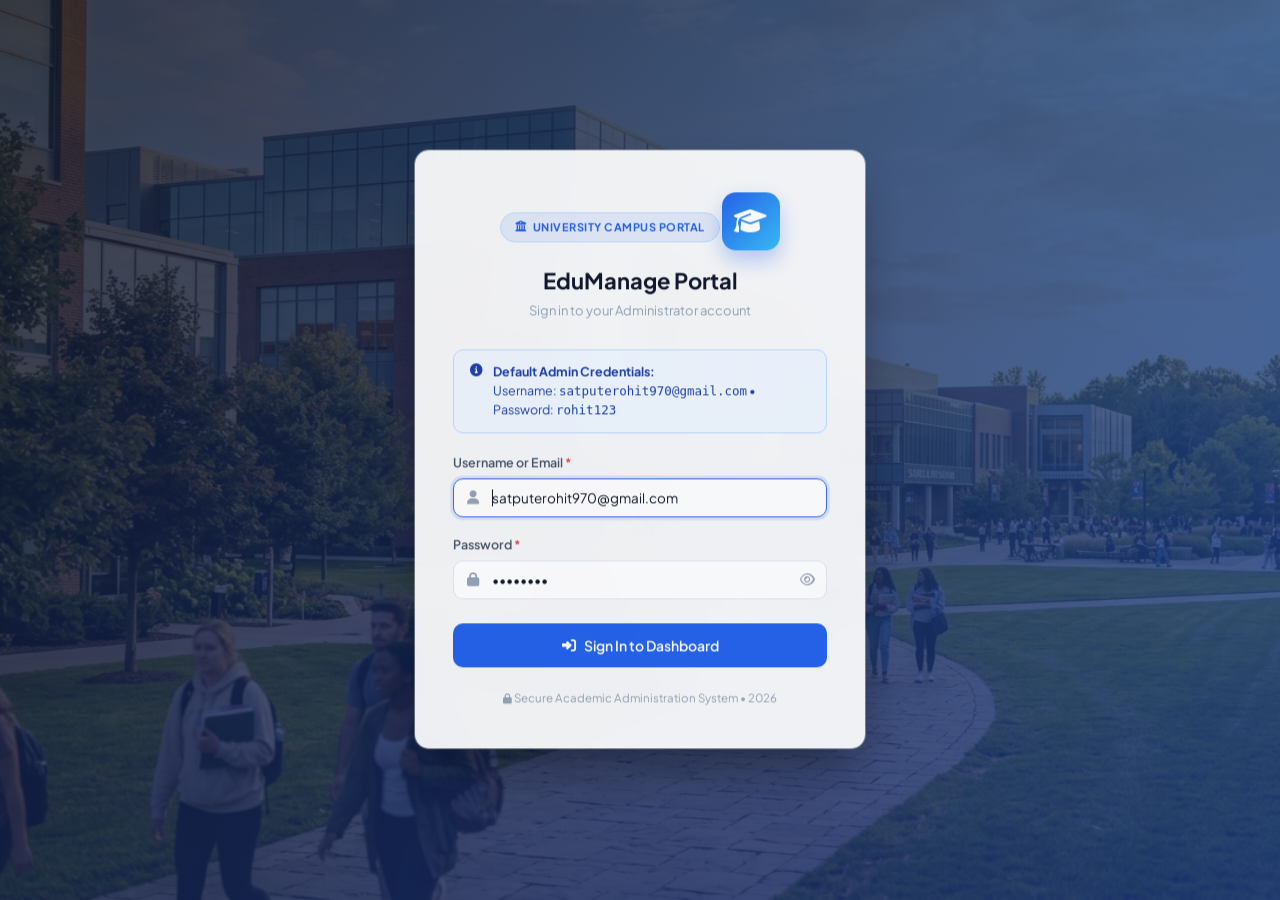
<file: frontend/dashboard.html>
<!DOCTYPE html>
<html lang="en">
<head>
    <meta charset="UTF-8">
    <meta name="viewport" content="width=device-width, initial-scale=1.0">
    <title>Dashboard - Student Management System</title>
    <link rel="stylesheet" href="https://cdnjs.cloudflare.com/ajax/libs/font-awesome/6.5.1/css/all.min.css">
    <link rel="stylesheet" href="css/style.css?v=3.0">
</head>
<body>
    <div class="app-container">
        <!-- Sidebar Navigation -->
        <aside class="sidebar">
            <div class="sidebar-header">
                <div class="sidebar-brand-icon">
                    <i class="fa-solid fa-graduation-cap"></i>
                </div>
                <div class="sidebar-brand-text">
                    <h2>EduManage</h2>
                    <span>Admin Panel</span>
                </div>
            </div>

            <ul class="sidebar-menu">
                <li class="sidebar-menu-category">Overview</li>
                <li class="menu-item active">
                    <a href="dashboard.html" class="menu-link">
                        <i class="fa-solid fa-chart-pie"></i>
                        <span>Dashboard</span>
                    </a>
                </li>

                <li class="sidebar-menu-category">Academic Modules</li>
                <li class="menu-item">
                    <a href="students.html" class="menu-link">
                        <i class="fa-solid fa-user-graduate"></i>
                        <span>Students</span>
                    </a>
                </li>
                <li class="menu-item">
                    <a href="courses.html" class="menu-link">
                        <i class="fa-solid fa-book-open"></i>
                        <span>Courses</span>
                    </a>
                </li>
                <li class="menu-item">
                    <a href="teachers.html" class="menu-link">
                        <i class="fa-solid fa-chalkboard-user"></i>
                        <span>Teachers</span>
                    </a>
                </li>

                <li class="sidebar-menu-category">Performance</li>
                <li class="menu-item">
                    <a href="attendance.html" class="menu-link">
                        <i class="fa-solid fa-clipboard-check"></i>
                        <span>Attendance</span>
                    </a>
                </li>
                <li class="menu-item">
                    <a href="marks.html" class="menu-link">
                        <i class="fa-solid fa-award"></i>
                        <span>Marks & Grades</span>
                    </a>
                </li>
                <li class="menu-item">
                    <a href="analytics.html" class="menu-link">
                        <i class="fa-solid fa-chart-line"></i>
                        <span>Daily Analytics</span>
                    </a>
                </li>
            </ul>

            <div class="sidebar-footer">
                <div class="user-snippet">
                    <div class="user-avatar user-avatar-display">A</div>
                    <div class="user-info">
                        <div class="user-name user-name-display">Administrator</div>
                        <div class="user-role">Super Admin</div>
                    </div>
                </div>
            </div>
        </aside>

        <!-- Main Content Area -->
        <div class="main-wrapper">
            <!-- Top Navbar -->
            <header class="topbar">
                <div class="topbar-left">
                    <button class="mobile-toggle-btn" title="Toggle Sidebar">
                        <i class="fa-solid fa-bars"></i>
                    </button>
                    <div class="page-title">
                        <h1>Dashboard</h1>
                        <p>Welcome to Student Management Portal</p>
                    </div>
                </div>

                <div class="topbar-right">
                    <div class="datetime-badge" id="live-clock">
                        <i class="fa-regular fa-clock"></i> Loading date...
                    </div>
                    <button class="btn-logout" title="Sign out of system">
                        <i class="fa-solid fa-arrow-right-from-bracket"></i> Logout
                    </button>
                </div>
            </header>

            <!-- Main Body -->
            <main class="content-body">
                <!-- Stat Metric Cards -->
                <div class="stats-grid">
                    <div class="stat-card">
                        <div class="stat-info">
                            <span>Total Students</span>
                            <h3 id="total-students">0</h3>
                            <p><i class="fa-solid fa-arrow-trend-up"></i> Active Enrollments</p>
                        </div>
                        <div class="stat-icon icon-blue">
                            <i class="fa-solid fa-user-graduate"></i>
                        </div>
                    </div>

                    <div class="stat-card">
                        <div class="stat-info">
                            <span>Total Courses</span>
                            <h3 id="total-courses">0</h3>
                            <p><i class="fa-solid fa-layer-group"></i> Active Programs</p>
                        </div>
                        <div class="stat-icon icon-purple">
                            <i class="fa-solid fa-book"></i>
                        </div>
                    </div>

                    <div class="stat-card">
                        <div class="stat-info">
                            <span>Total Teachers</span>
                            <h3 id="total-teachers">0</h3>
                            <p><i class="fa-solid fa-user-tie"></i> Faculty Members</p>
                        </div>
                        <div class="stat-icon icon-amber">
                            <i class="fa-solid fa-chalkboard-user"></i>
                        </div>
                    </div>

                    <div class="stat-card">
                        <div class="stat-info">
                            <span>Attendance Rate</span>
                            <h3 id="total-attendance">0%</h3>
                            <p id="attendance-subtext">Overall Presence</p>
                        </div>
                        <div class="stat-icon icon-green">
                            <i class="fa-solid fa-clipboard-check"></i>
                        </div>
                    </div>
                </div>

                <!-- Quick Action Buttons -->
                <div class="quick-actions-bar">
                    <span class="quick-actions-title">
                        <i class="fa-solid fa-bolt" style="color: var(--warning);"></i> Quick Actions:
                    </span>
                    <button id="btn-quick-student" class="btn btn-primary btn-sm">
                        <i class="fa-solid fa-plus"></i> Add Student
                    </button>
                    <button id="btn-quick-face" class="btn btn-primary btn-sm" style="background: linear-gradient(135deg, #0284c7, #2563eb); border: none;">
                        <i class="fa-solid fa-camera"></i> Register Face
                    </button>
                    <button id="btn-quick-attendance" class="btn btn-secondary btn-sm">
                        <i class="fa-solid fa-check"></i> Mark Attendance
                    </button>
                    <button id="btn-quick-course" class="btn btn-secondary btn-sm">
                        <i class="fa-solid fa-plus"></i> Add Course
                    </button>
                    <button id="btn-quick-teacher" class="btn btn-secondary btn-sm">
                        <i class="fa-solid fa-plus"></i> Add Teacher
                    </button>
                    <button id="btn-quick-marks" class="btn btn-secondary btn-sm">
                        <i class="fa-solid fa-pen-to-square"></i> Enter Marks
                    </button>
                </div>

                <!-- Dashboard Content Split Grid -->
                <div class="dashboard-grid">
                    <!-- Recent Students Table -->
                    <div class="card">
                        <div class="card-header">
                            <h3 class="card-title">
                                <i class="fa-solid fa-users" style="color: var(--primary);"></i>
                                Recently Enrolled Students
                            </h3>
                            <a href="students.html" class="btn btn-secondary btn-sm">
                                View All Students <i class="fa-solid fa-arrow-right"></i>
                            </a>
                        </div>
                        <div class="card-body" style="padding: 0;">
                            <div class="table-responsive" style="border: none;">
                                <table class="data-table">
                                    <thead>
                                        <tr>
                                            <th>Student ID</th>
                                            <th>Student Details</th>
                                            <th>Biometric Face</th>
                                            <th>Course</th>
                                            <th>Year</th>
                                            <th style="text-align: right;">Action</th>
                                        </tr>
                                    </thead>
                                    <tbody id="recent-students-tbody">
                                        <tr>
                                            <td colspan="6" class="empty-state">
                                                <i class="fa-solid fa-spinner fa-spin"></i>
                                                <h4>Loading recent admissions...</h4>
                                            </td>
                                        </tr>
                                    </tbody>
                                </table>
                            </div>
                        </div>
                    </div>

                    <!-- Program Enrollment Breakdown -->
                    <div class="card">
                        <div class="card-header">
                            <h3 class="card-title">
                                <i class="fa-solid fa-chart-column" style="color: var(--info);"></i>
                                Enrollment by Course
                            </h3>
                            <a href="courses.html" class="btn btn-secondary btn-sm">Manage</a>
                        </div>
                        <div class="card-body" id="course-dist-list">
                            <div class="empty-state">
                                <i class="fa-solid fa-spinner fa-spin"></i>
                                <p>Loading course statistics...</p>
                            </div>
                        </div>
                    </div>
                </div>
            </main>
        </div>
    </div>

    <!-- Scripts -->
    <script src="js/api.js"></script>
    <script src="js/auth.js"></script>
    <script src="js/dashboard.js"></script>
</body>
</html>
</file>
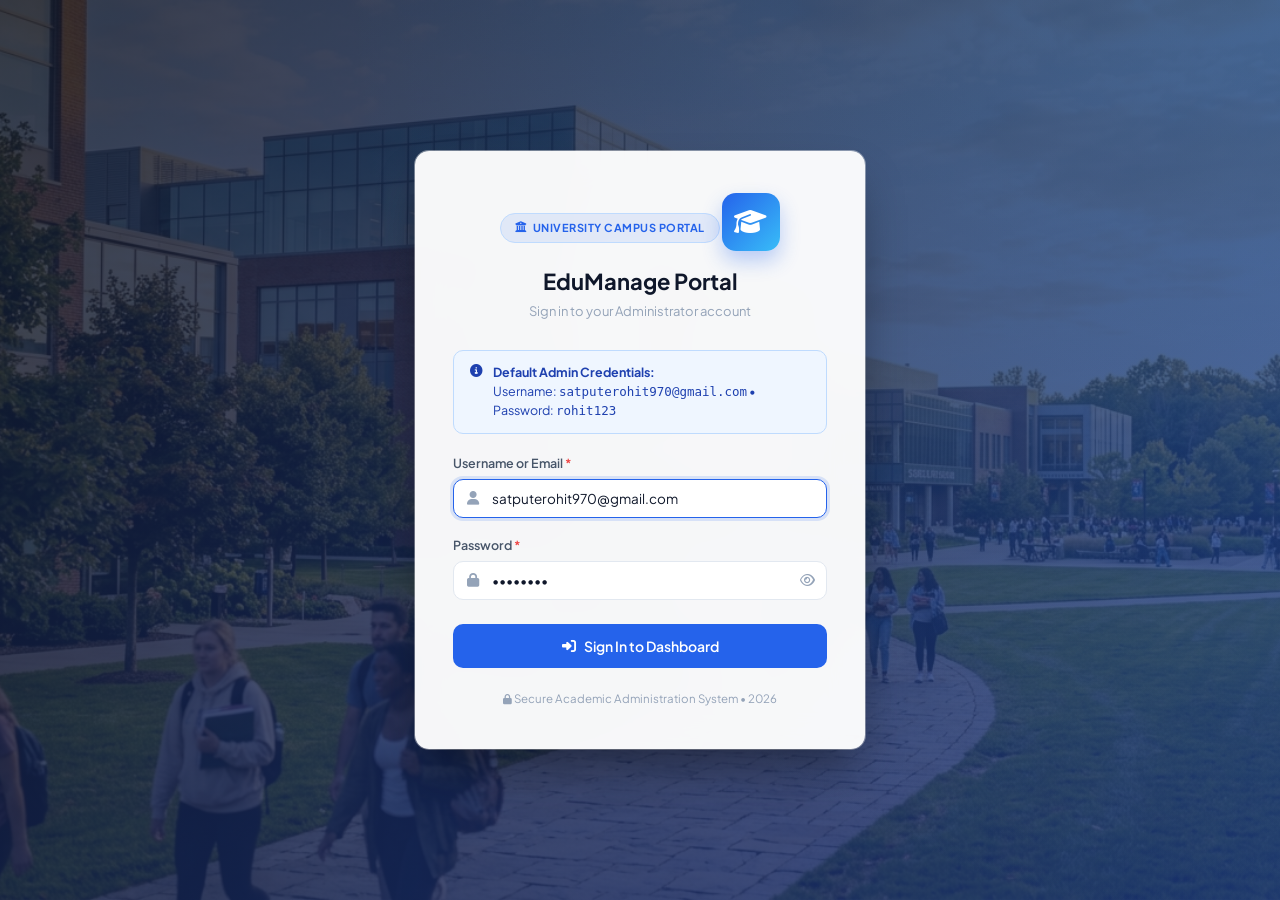
<file: frontend/login.html>
<!DOCTYPE html>
<html lang="en">
<head>
    <meta charset="UTF-8">
    <meta name="viewport" content="width=device-width, initial-scale=1.0">
    <title>Admin Login - Student Management System</title>
    <link rel="stylesheet" href="https://cdnjs.cloudflare.com/ajax/libs/font-awesome/6.5.1/css/all.min.css">
    <link rel="stylesheet" href="css/style.css?v=3.0">
</head>
<body class="login-page">
    <div class="login-card">
        <div class="login-brand">
            <span class="badge" style="background: rgba(37, 99, 235, 0.1); color: #2563eb; border: 1px solid #bfdbfe; margin-bottom: 14px; font-weight: 700; padding: 6px 14px; font-size: 11px; letter-spacing: 0.5px;">
                <i class="fa-solid fa-building-columns"></i> UNIVERSITY CAMPUS PORTAL
            </span>
            <div class="login-icon">
                <i class="fa-solid fa-graduation-cap"></i>
            </div>
            <h2>EduManage Portal</h2>
            <p>Sign in to your Administrator account</p>
        </div>

        <div class="demo-credentials-box">
            <i class="fa-solid fa-circle-info" style="margin-top: 2px;"></i>
            <div>
                <strong>Default Admin Credentials:</strong><br>
                Username: <code>satputerohit970@gmail.com</code> &bull; Password: <code>rohit123</code>
            </div>
        </div>

        <form id="login-form">
            <div class="form-group" style="margin-bottom: 18px;">
                <label class="form-label" for="username">Username or Email <span class="required">*</span></label>
                <div style="position: relative;">
                    <i class="fa-solid fa-user" style="position: absolute; left: 14px; top: 50%; transform: translateY(-50%); color: var(--text-muted);"></i>
                    <input type="text" id="username" class="form-control" placeholder="Enter username or email" style="padding-left: 38px;" required autofocus value="satputerohit970@gmail.com">
                </div>
            </div>

            <div class="form-group" style="margin-bottom: 24px;">
                <label class="form-label" for="password">Password <span class="required">*</span></label>
                <div style="position: relative;">
                    <i class="fa-solid fa-lock" style="position: absolute; left: 14px; top: 50%; transform: translateY(-50%); color: var(--text-muted);"></i>
                    <input type="password" id="password" class="form-control" placeholder="Enter your password" style="padding-left: 38px; padding-right: 38px;" required value="rohit123">
                    <button type="button" id="toggle-pwd" style="position: absolute; right: 12px; top: 50%; transform: translateY(-50%); background: none; border: none; color: var(--text-muted); cursor: pointer;">
                        <i class="fa-regular fa-eye"></i>
                    </button>
                </div>
            </div>

            <button type="submit" id="btn-submit" class="btn btn-primary" style="width: 100%; padding: 12px; font-size: 14px;">
                <i class="fa-solid fa-right-to-bracket"></i> Sign In to Dashboard
            </button>
            <div style="text-align: center; margin-top: 22px; font-size: 11.5px; color: var(--text-muted);">
                <i class="fa-solid fa-lock" style="font-size: 10px;"></i> Secure Academic Administration System &bull; 2026
            </div>
        </form>
    </div>

    <script src="js/api.js"></script>
    <script src="js/auth.js"></script>
    <script>
        // Password toggle
        const toggleBtn = document.getElementById('toggle-pwd');
        const pwdInput = document.getElementById('password');
        toggleBtn.addEventListener('click', () => {
            const isPassword = pwdInput.type === 'password';
            pwdInput.type = isPassword ? 'text' : 'password';
            toggleBtn.innerHTML = isPassword ? '<i class="fa-regular fa-eye-slash"></i>' : '<i class="fa-regular fa-eye"></i>';
        });

        // Form submit
        const form = document.getElementById('login-form');
        const submitBtn = document.getElementById('btn-submit');

        form.addEventListener('submit', async (e) => {
            e.preventDefault();
            const username = document.getElementById('username').value.trim();
            const password = document.getElementById('password').value;

            if (!username || !password) {
                showToast('Please enter both username and password', 'warning');
                return;
            }

            submitBtn.disabled = true;
            submitBtn.innerHTML = '<i class="fa-solid fa-spinner fa-spin"></i> Authenticating...';

            try {
                const res = await API.post('/api/login', { username, password });
                if (res.success) {
                    showToast('Login successful! Redirecting...', 'success');
                    setTimeout(() => {
                        window.location.href = 'dashboard.html';
                    }, 500);
                } else {
                    showToast(res.message || 'Login failed', 'error');
                    submitBtn.disabled = false;
                    submitBtn.innerHTML = '<i class="fa-solid fa-right-to-bracket"></i> Sign In to Dashboard';
                }
            } catch (err) {
                showToast(err.message || 'Login failed. Please check credentials.', 'error');
                submitBtn.disabled = false;
                submitBtn.innerHTML = '<i class="fa-solid fa-right-to-bracket"></i> Sign In to Dashboard';
            }
        });
    </script>
</body>
</html>
</file>
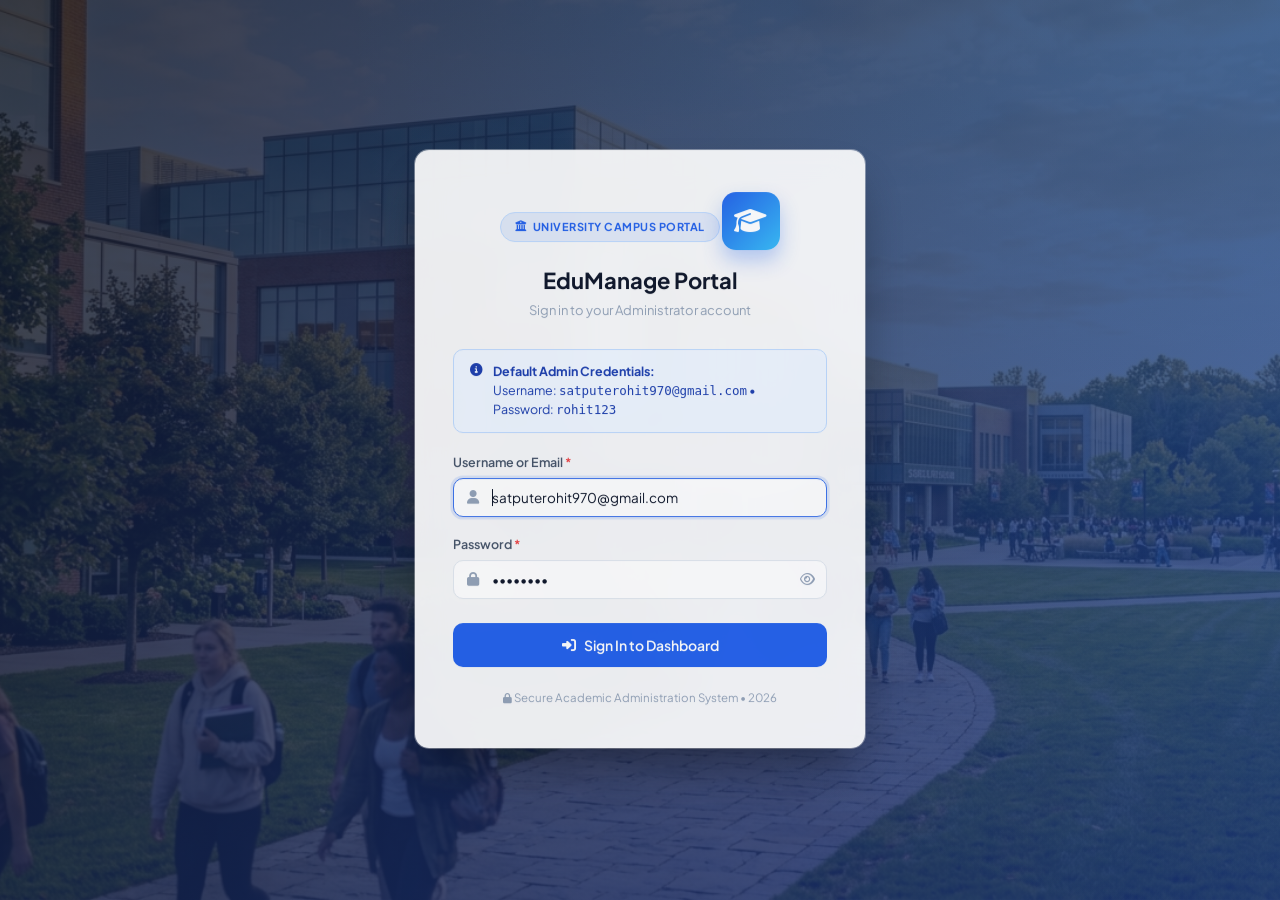
<file: frontend/marks.html>
<!DOCTYPE html>
<html lang="en">
<head>
    <meta charset="UTF-8">
    <meta name="viewport" content="width=device-width, initial-scale=1.0">
    <title>Marks & Grades Management - Student Management System</title>
    <link rel="stylesheet" href="https://cdnjs.cloudflare.com/ajax/libs/font-awesome/6.5.1/css/all.min.css">
    <link rel="stylesheet" href="css/style.css?v=3.0">
</head>
<body>
    <div class="app-container">
        <!-- Sidebar -->
        <aside class="sidebar">
            <div class="sidebar-header">
                <div class="sidebar-brand-icon">
                    <i class="fa-solid fa-graduation-cap"></i>
                </div>
                <div class="sidebar-brand-text">
                    <h2>EduManage</h2>
                    <span>Admin Panel</span>
                </div>
            </div>

            <ul class="sidebar-menu">
                <li class="sidebar-menu-category">Overview</li>
                <li class="menu-item">
                    <a href="dashboard.html" class="menu-link">
                        <i class="fa-solid fa-chart-pie"></i>
                        <span>Dashboard</span>
                    </a>
                </li>

                <li class="sidebar-menu-category">Academic Modules</li>
                <li class="menu-item">
                    <a href="students.html" class="menu-link">
                        <i class="fa-solid fa-user-graduate"></i>
                        <span>Students</span>
                    </a>
                </li>
                <li class="menu-item">
                    <a href="courses.html" class="menu-link">
                        <i class="fa-solid fa-book-open"></i>
                        <span>Courses</span>
                    </a>
                </li>
                <li class="menu-item">
                    <a href="teachers.html" class="menu-link">
                        <i class="fa-solid fa-chalkboard-user"></i>
                        <span>Teachers</span>
                    </a>
                </li>

                <li class="sidebar-menu-category">Performance</li>
                <li class="menu-item">
                    <a href="attendance.html" class="menu-link">
                        <i class="fa-solid fa-clipboard-check"></i>
                        <span>Attendance</span>
                    </a>
                </li>
                <li class="menu-item active">
                    <a href="marks.html" class="menu-link">
                        <i class="fa-solid fa-award"></i>
                        <span>Marks & Grades</span>
                    </a>
                </li>
                <li class="menu-item">
                    <a href="analytics.html" class="menu-link">
                        <i class="fa-solid fa-chart-line"></i>
                        <span>Daily Analytics</span>
                    </a>
                </li>
            </ul>

            <div class="sidebar-footer">
                <div class="user-snippet">
                    <div class="user-avatar user-avatar-display">A</div>
                    <div class="user-info">
                        <div class="user-name user-name-display">Administrator</div>
                        <div class="user-role">Super Admin</div>
                    </div>
                </div>
            </div>
        </aside>

        <!-- Main Wrapper -->
        <div class="main-wrapper">
            <!-- Topbar -->
            <header class="topbar">
                <div class="topbar-left">
                    <button class="mobile-toggle-btn" title="Toggle Sidebar">
                        <i class="fa-solid fa-bars"></i>
                    </button>
                    <div class="page-title">
                        <h1>Marks & Examination Management</h1>
                        <p>Record exam scores, generate percentages, and track student grades</p>
                    </div>
                </div>

                <div class="topbar-right">
                    <div class="datetime-badge" id="live-clock">
                        <i class="fa-regular fa-clock"></i> Loading date...
                    </div>
                    <button class="btn-logout" title="Sign out of system">
                        <i class="fa-solid fa-arrow-right-from-bracket"></i> Logout
                    </button>
                </div>
            </header>

            <!-- Content Body -->
            <main class="content-body">
                <!-- Toolbar & Filters -->
                <div class="table-toolbar">
                    <div class="filter-group">
                        <select id="filter-mark-student" class="filter-select" style="min-width: 220px;">
                            <option value="">All Students</option>
                        </select>

                        <input type="text" id="filter-exam-name" class="form-control" placeholder="Filter by Exam..." style="width: 180px;">
                        <input type="text" id="filter-subject" class="form-control" placeholder="Filter by Subject..." style="width: 180px;">

                        <button id="btn-reset-marks-filter" class="btn btn-secondary btn-sm" title="Clear Filters">
                            <i class="fa-solid fa-rotate-left"></i> Reset
                        </button>
                    </div>

                    <div style="display: flex; gap: 12px; align-items: center;">
                        <span id="marks-count-badge" class="badge badge-course">0 record(s) found</span>
                        <button id="btn-add-marks" class="btn btn-primary">
                            <i class="fa-solid fa-plus"></i> Enter Marks
                        </button>
                    </div>
                </div>

                <!-- Marks Table Card -->
                <div class="card">
                    <div class="card-header">
                        <h3 class="card-title">
                            <i class="fa-solid fa-award" style="color: var(--primary);"></i>
                            Student Gradebook Records
                        </h3>
                    </div>

                    <div class="card-body" style="padding: 0;">
                        <div class="table-responsive" style="border: none;">
                            <table class="data-table">
                                <thead>
                                    <tr>
                                        <th>Student ID</th>
                                        <th>Student Name</th>
                                        <th>Exam Name</th>
                                        <th>Subject</th>
                                        <th>Marks (Score / Total)</th>
                                        <th>Percentage</th>
                                        <th>Grade</th>
                                        <th style="text-align: right;">Actions</th>
                                    </tr>
                                </thead>
                                <tbody id="marks-tbody">
                                    <tr>
                                        <td colspan="8" class="empty-state">
                                            <i class="fa-solid fa-spinner fa-spin"></i>
                                            <h4>Loading exam scores...</h4>
                                        </td>
                                    </tr>
                                </tbody>
                            </table>
                        </div>
                    </div>
                </div>
            </main>
        </div>
    </div>

    <!-- Enter / Edit Marks Modal -->
    <div class="modal-overlay" id="marks-form-modal">
        <div class="modal-dialog">
            <div class="modal-header">
                <h3 id="marks-modal-title">Enter Exam Marks</h3>
                <button class="modal-close-btn">&times;</button>
            </div>

            <form id="marks-form">
                <div class="modal-body">
                    <input type="hidden" id="mark-pk-id">

                    <div class="form-grid">
                        <div class="form-group full-width">
                            <label class="form-label" for="mark-student-id">Select Student <span class="required">*</span></label>
                            <select id="mark-student-id" class="form-control" required>
                                <option value="">Select Student</option>
                            </select>
                        </div>

                        <div class="form-group">
                            <label class="form-label" for="mark-exam-name">Exam Name <span class="required">*</span></label>
                            <input type="text" id="mark-exam-name" class="form-control" placeholder="e.g. Midterm Examination" required>
                        </div>

                        <div class="form-group">
                            <label class="form-label" for="mark-subject">Subject <span class="required">*</span></label>
                            <input type="text" id="mark-subject" class="form-control" placeholder="e.g. Database Management Systems" required>
                        </div>

                        <div class="form-group">
                            <label class="form-label" for="mark-obtained">Marks Obtained <span class="required">*</span></label>
                            <input type="number" step="0.01" min="0" id="mark-obtained" class="form-control" placeholder="e.g. 85.50" required>
                        </div>

                        <div class="form-group">
                            <label class="form-label" for="mark-total">Total Marks <span class="required">*</span></label>
                            <input type="number" step="0.01" min="1" id="mark-total" class="form-control" placeholder="e.g. 100.00" value="100" required>
                        </div>

                        <!-- Live Calculation Preview Card -->
                        <div class="form-group full-width" style="background-color: #f8fafc; border: 1px solid var(--border); border-radius: var(--radius-md); padding: 14px 18px; display: flex; justify-content: space-around; text-align: center;">
                            <div>
                                <span style="font-size: 11px; text-transform: uppercase; font-weight: 700; color: var(--text-muted);">Calculated Percentage</span>
                                <h4 id="preview-percentage" style="font-size: 20px; font-weight: 700; color: var(--primary); margin-top: 4px;">-</h4>
                            </div>
                            <div style="width: 1px; background-color: var(--border);"></div>
                            <div>
                                <span style="font-size: 11px; text-transform: uppercase; font-weight: 700; color: var(--text-muted);">Assigned Grade</span>
                                <h4 id="preview-grade" style="font-size: 20px; font-weight: 700; color: var(--success); margin-top: 4px;">-</h4>
                            </div>
                        </div>
                    </div>
                </div>

                <div class="modal-footer">
                    <button type="button" class="btn btn-secondary btn-modal-cancel">Cancel</button>
                    <button type="submit" id="btn-save-marks" class="btn btn-primary">
                        <i class="fa-solid fa-floppy-disk"></i> Save Marks
                    </button>
                </div>
            </form>
        </div>
    </div>

    <!-- Delete Mark Confirmation Modal -->
    <div class="modal-overlay" id="mark-delete-modal">
        <div class="modal-dialog modal-sm">
            <div class="modal-header">
                <h3>Confirm Deletion</h3>
                <button class="modal-close-btn">&times;</button>
            </div>
            <div class="modal-body">
                <p style="font-size: 14px; color: var(--text-secondary);">
                    Are you sure you want to delete this marks entry?
                </p>
            </div>
            <div class="modal-footer">
                <button type="button" class="btn btn-secondary btn-modal-cancel">Cancel</button>
                <button type="button" id="btn-confirm-delete-mark" class="btn btn-danger">
                    <i class="fa-solid fa-trash"></i> Delete Mark
                </button>
            </div>
        </div>
    </div>

    <!-- Scripts -->
    <script src="js/api.js"></script>
    <script src="js/auth.js"></script>
    <script src="js/marks.js"></script>
</body>
</html>
</file>
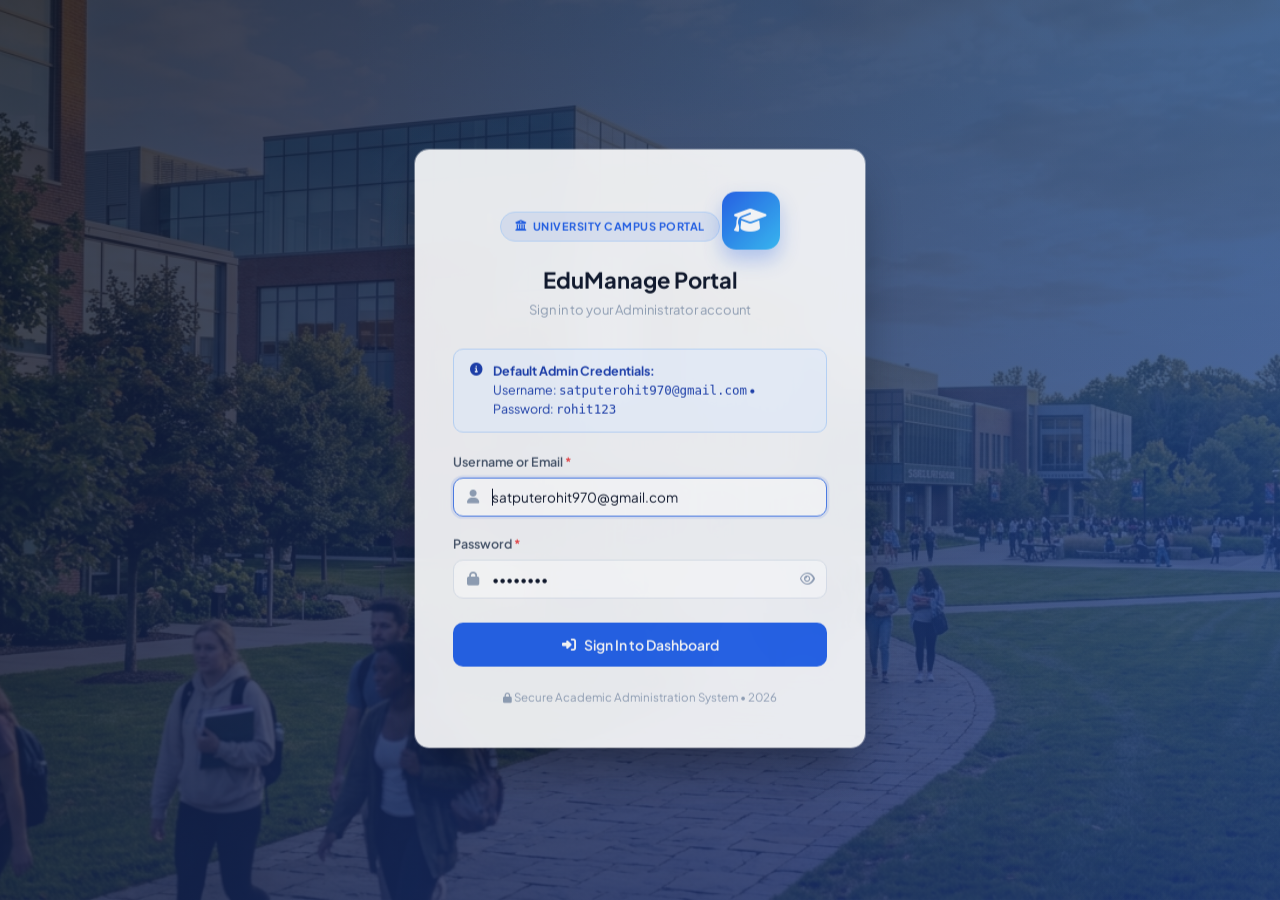
<file: frontend/students.html>
<!DOCTYPE html>
<html lang="en">
<head>
    <meta charset="UTF-8">
    <meta name="viewport" content="width=device-width, initial-scale=1.0">
    <title>Student Management - Student Management System</title>
    <link rel="stylesheet" href="https://cdnjs.cloudflare.com/ajax/libs/font-awesome/6.5.1/css/all.min.css">
    <link rel="stylesheet" href="css/style.css?v=3.0">
</head>
<body>
    <div class="app-container">
        <!-- Sidebar -->
        <aside class="sidebar">
            <div class="sidebar-header">
                <div class="sidebar-brand-icon">
                    <i class="fa-solid fa-graduation-cap"></i>
                </div>
                <div class="sidebar-brand-text">
                    <h2>EduManage</h2>
                    <span>Admin Panel</span>
                </div>
            </div>

            <ul class="sidebar-menu">
                <li class="sidebar-menu-category">Overview</li>
                <li class="menu-item">
                    <a href="dashboard.html" class="menu-link">
                        <i class="fa-solid fa-chart-pie"></i>
                        <span>Dashboard</span>
                    </a>
                </li>

                <li class="sidebar-menu-category">Academic Modules</li>
                <li class="menu-item active">
                    <a href="students.html" class="menu-link">
                        <i class="fa-solid fa-user-graduate"></i>
                        <span>Students</span>
                    </a>
                </li>
                <li class="menu-item">
                    <a href="courses.html" class="menu-link">
                        <i class="fa-solid fa-book-open"></i>
                        <span>Courses</span>
                    </a>
                </li>
                <li class="menu-item">
                    <a href="teachers.html" class="menu-link">
                        <i class="fa-solid fa-chalkboard-user"></i>
                        <span>Teachers</span>
                    </a>
                </li>

                <li class="sidebar-menu-category">Performance</li>
                <li class="menu-item">
                    <a href="attendance.html" class="menu-link">
                        <i class="fa-solid fa-clipboard-check"></i>
                        <span>Attendance</span>
                    </a>
                </li>
                <li class="menu-item">
                    <a href="marks.html" class="menu-link">
                        <i class="fa-solid fa-award"></i>
                        <span>Marks & Grades</span>
                    </a>
                </li>
                <li class="menu-item">
                    <a href="analytics.html" class="menu-link">
                        <i class="fa-solid fa-chart-line"></i>
                        <span>Daily Analytics</span>
                    </a>
                </li>
            </ul>

            <div class="sidebar-footer">
                <div class="user-snippet">
                    <div class="user-avatar user-avatar-display">A</div>
                    <div class="user-info">
                        <div class="user-name user-name-display">Administrator</div>
                        <div class="user-role">Super Admin</div>
                    </div>
                </div>
            </div>
        </aside>

        <!-- Main Wrapper -->
        <div class="main-wrapper">
            <!-- Topbar -->
            <header class="topbar">
                <div class="topbar-left">
                    <button class="mobile-toggle-btn" title="Toggle Sidebar">
                        <i class="fa-solid fa-bars"></i>
                    </button>
                    <div class="page-title">
                        <h1>Student Management</h1>
                        <p>Manage student profiles, enrollments, and records</p>
                    </div>
                </div>

                <div class="topbar-right">
                    <div class="datetime-badge" id="live-clock">
                        <i class="fa-regular fa-clock"></i> Loading date...
                    </div>
                    <button class="btn-logout" title="Sign out of system">
                        <i class="fa-solid fa-arrow-right-from-bracket"></i> Logout
                    </button>
                </div>
            </header>

            <!-- Main Body -->
            <main class="content-body">
                <!-- Search & Filters Toolbar -->
                <div class="table-toolbar">
                    <div class="search-box">
                        <i class="fa-solid fa-magnifying-glass"></i>
                        <input type="text" id="search-input" placeholder="Search by name, ID, course, or email...">
                    </div>

                    <div class="filter-group">
                        <select id="filter-course" class="filter-select">
                            <option value="">All Courses</option>
                        </select>

                        <select id="filter-year" class="filter-select">
                            <option value="">All Years</option>
                            <option value="1st Year">1st Year</option>
                            <option value="2nd Year">2nd Year</option>
                            <option value="3rd Year">3rd Year</option>
                            <option value="4th Year">4th Year</option>
                        </select>

                        <select id="filter-gender" class="filter-select">
                            <option value="">All Genders</option>
                            <option value="Male">Male</option>
                            <option value="Female">Female</option>
                            <option value="Other">Other</option>
                        </select>

                        <button id="btn-reset-filters" class="btn btn-secondary btn-sm" title="Clear Filters">
                            <i class="fa-solid fa-rotate-left"></i> Reset
                        </button>

                        <button id="btn-open-face-reg-toolbar" class="btn btn-primary" style="background: linear-gradient(135deg, #0284c7, #2563eb); border: none;">
                            <i class="fa-solid fa-camera"></i> Register Student Face
                        </button>

                        <button id="btn-add-student" class="btn btn-primary">
                            <i class="fa-solid fa-user-plus"></i> Add New Student
                        </button>
                    </div>
                </div>

                <!-- Students Table Card -->
                <div class="card">
                    <div class="card-header">
                        <h3 class="card-title">
                            <i class="fa-solid fa-list" style="color: var(--primary);"></i>
                            Student Directory
                        </h3>
                        <span id="students-count-badge" class="badge badge-course">0 student(s) found</span>
                    </div>

                    <div class="card-body" style="padding: 0;">
                        <div class="table-responsive" style="border: none;">
                            <table class="data-table">
                                <thead>
                                    <tr>
                                        <th>Student ID</th>
                                        <th>Full Name & Email</th>
                                        <th>Biometric Face</th>
                                        <th>Mobile</th>
                                        <th>Course</th>
                                        <th>Year</th>
                                        <th>Gender</th>
                                        <th>Admission Date</th>
                                        <th style="text-align: right;">Actions</th>
                                    </tr>
                                </thead>
                                <tbody id="students-tbody">
                                    <tr>
                                        <td colspan="9" class="empty-state">
                                            <i class="fa-solid fa-spinner fa-spin"></i>
                                            <h4>Loading students...</h4>
                                        </td>
                                    </tr>
                                </tbody>
                            </table>
                        </div>
                    </div>
                </div>
            </main>
        </div>
    </div>

    <!-- Add/Edit Student Modal -->
    <div class="modal-overlay" id="student-form-modal">
        <div class="modal-dialog">
            <div class="modal-header">
                <h3 id="student-modal-title">Add New Student</h3>
                <button class="modal-close-btn">&times;</button>
            </div>

            <form id="student-form">
                <div class="modal-body">
                    <input type="hidden" id="student-pk-id">

                    <div class="form-grid">
                        <div class="form-group">
                            <label class="form-label" for="student-code">Student ID <span class="required">*</span></label>
                            <input type="text" id="student-code" class="form-control" placeholder="e.g. STU101" required>
                        </div>

                        <div class="form-group">
                            <label class="form-label" for="student-full-name">Full Name <span class="required">*</span></label>
                            <input type="text" id="student-full-name" class="form-control" placeholder="e.g. Rohit Sharma" required>
                        </div>

                        <div class="form-group">
                            <label class="form-label" for="student-email">Email Address <span class="required">*</span></label>
                            <input type="email" id="student-email" class="form-control" placeholder="student@example.com" required>
                        </div>

                        <div class="form-group">
                            <label class="form-label" for="student-mobile">Mobile Number <span class="required">*</span></label>
                            <input type="tel" id="student-mobile" class="form-control" placeholder="e.g. 9876543210" required>
                        </div>

                        <div class="form-group">
                            <label class="form-label" for="student-dob">Date of Birth <span class="required">*</span></label>
                            <input type="date" id="student-dob" class="form-control" required>
                        </div>

                        <div class="form-group">
                            <label class="form-label" for="student-gender">Gender <span class="required">*</span></label>
                            <select id="student-gender" class="form-control" required>
                                <option value="">Select Gender</option>
                                <option value="Male">Male</option>
                                <option value="Female">Female</option>
                                <option value="Other">Other</option>
                            </select>
                        </div>

                        <div class="form-group">
                            <label class="form-label" for="student-course-id">Course Program</label>
                            <select id="student-course-id" class="form-control">
                                <option value="">Select Course</option>
                            </select>
                        </div>

                        <div class="form-group">
                            <label class="form-label" for="student-year">Year of Study <span class="required">*</span></label>
                            <select id="student-year" class="form-control" required>
                                <option value="">Select Year</option>
                                <option value="1st Year">1st Year</option>
                                <option value="2nd Year">2nd Year</option>
                                <option value="3rd Year">3rd Year</option>
                                <option value="4th Year">4th Year</option>
                            </select>
                        </div>

                        <div class="form-group">
                            <label class="form-label" for="student-admission-date">Admission Date <span class="required">*</span></label>
                            <input type="date" id="student-admission-date" class="form-control" required>
                        </div>

                        <div class="form-group full-width">
                            <label class="form-label" for="student-address">Residential Address</label>
                            <textarea id="student-address" class="form-control" placeholder="Enter student's street address, city, state..."></textarea>
                        </div>
                    </div>
                </div>

                <div class="modal-footer">
                    <button type="button" class="btn btn-secondary btn-modal-cancel">Cancel</button>
                    <button type="submit" id="btn-save-student" class="btn btn-primary">
                        <i class="fa-solid fa-floppy-disk"></i> Save Student
                    </button>
                </div>
            </form>
        </div>
    </div>

    <!-- Delete Confirmation Modal -->
    <div class="modal-overlay" id="student-delete-modal">
        <div class="modal-dialog modal-sm">
            <div class="modal-header">
                <h3>Confirm Deletion</h3>
                <button class="modal-close-btn">&times;</button>
            </div>
            <div class="modal-body">
                <p style="font-size: 14px; color: var(--text-secondary);">
                    Are you sure you want to delete student <strong id="delete-student-name"></strong>? This will also remove all associated attendance and marks records.
                </p>
            </div>
            <div class="modal-footer">
                <button type="button" class="btn btn-secondary btn-modal-cancel">Cancel</button>
                <button type="button" id="btn-confirm-delete" class="btn btn-danger">
                    <i class="fa-solid fa-trash"></i> Delete Student
                </button>
            </div>
        </div>
    </div>

    <!-- Face Registration Modal -->
    <div class="modal-overlay" id="modal-register-face">
        <div class="modal-dialog" style="max-width: 580px;">
            <div class="modal-header" style="background: linear-gradient(135deg, #0f172a, #1e293b); color: #ffffff;">
                <h3 style="color: #ffffff; display: flex; align-items: center; gap: 10px;">
                    <i class="fa-solid fa-face-viewfinder" style="color: #38bdf8;"></i>
                    Register Student Face Profile
                </h3>
                <button class="modal-close-btn" style="color: #94a3b8;">&times;</button>
            </div>

            <div class="modal-body">
                <input type="hidden" id="face-reg-student-id">

                <!-- Student summary info bar -->
                <div id="face-reg-info-bar" style="background-color: #f8fafc; border: 1px solid var(--border); border-radius: var(--radius-md); padding: 12px 16px; margin-bottom: 14px; display: flex; justify-content: space-between; align-items: center;">
                    <div>
                        <strong id="face-reg-student-name" style="font-size: 15px; color: var(--text-primary);">-</strong>
                        <div style="font-size: 12px; color: var(--text-muted);">Student ID: <span id="face-reg-student-code" style="font-weight: 600;">-</span></div>
                    </div>
                    <div id="face-reg-current-status">
                        <!-- Rendered dynamically -->
                    </div>
                </div>

                <!-- Optional Student Selector if opened from toolbar -->
                <div id="face-reg-picker-wrapper" style="margin-bottom: 14px; display: none;">
                    <label class="form-label" style="font-size: 12.5px; margin-bottom: 4px;">Choose Student for Face Registration <span class="required">*</span></label>
                    <select id="face-reg-student-picker" class="form-control" style="font-size: 13px;">
                        <option value="">-- Select Student --</option>
                    </select>
                </div>

                <!-- Camera / Snapshot Viewport -->
                <div class="scanner-viewport" id="face-reg-viewport" style="height: 290px; margin-bottom: 16px;">
                    <video id="face-reg-video" class="scanner-video" autoplay playsinline muted style="display: none;"></video>
                    <img id="face-reg-preview-img" style="display: none; width: 100%; height: 100%; object-fit: contain; background: #0b0f19;">
                    
                    <div class="scanner-hud-overlay" id="face-reg-hud" style="display: none;">
                        <div class="scanner-target-box" style="width: 190px; height: 220px;">
                            <div class="scanner-corner corner-tl"></div>
                            <div class="scanner-corner corner-tr"></div>
                            <div class="scanner-corner corner-bl"></div>
                            <div class="scanner-corner corner-br"></div>
                            <div class="scanner-laser"></div>
                        </div>
                    </div>

                    <div id="face-reg-placeholder" style="position: absolute; text-align: center; color: #94a3b8; padding: 20px;">
                        <i class="fa-solid fa-camera-retro" style="font-size: 40px; margin-bottom: 10px; color: #64748b;"></i>
                        <p style="font-size: 13px; color: #cbd5e1; margin: 0;">Click "Start Camera" or "Upload Photo" below</p>
                    </div>
                </div>

                <!-- Hidden Canvas for frame capture -->
                <canvas id="face-reg-canvas" style="display: none;"></canvas>

                <!-- Camera / Upload Actions -->
                <div style="display: grid; grid-template-columns: 1fr 1fr 1fr; gap: 10px; margin-bottom: 12px;">
                    <button type="button" id="btn-reg-start-camera" class="btn btn-secondary">
                        <i class="fa-solid fa-video"></i> Start Camera
                    </button>
                    <button type="button" id="btn-reg-capture" class="btn btn-primary">
                        <i class="fa-solid fa-camera"></i> Capture Face
                    </button>
                    <label class="btn btn-secondary" style="margin: 0; cursor: pointer; display: flex; align-items: center; justify-content: center; gap: 6px;">
                        <i class="fa-solid fa-upload"></i> Upload Photo
                        <input type="file" id="face-reg-file-input" accept="image/*" style="display: none;">
                    </label>
                </div>

                <div style="font-size: 11.5px; color: var(--text-muted); display: flex; align-items: center; gap: 6px;">
                    <i class="fa-solid fa-circle-info" style="color: var(--primary);"></i>
                    Tip: Center your face inside the box. Clicking "Save Face Profile" will save your photo.
                </div>
            </div>

            <div class="modal-footer" style="justify-content: space-between;">
                <button type="button" class="btn btn-secondary btn-modal-cancel">Cancel</button>
                <button type="button" id="btn-save-face-profile" class="btn btn-success" style="font-weight: 600; padding: 10px 20px;">
                    <i class="fa-solid fa-floppy-disk"></i> Save Face Profile
                </button>
            </div>
        </div>
    </div>

    <!-- Scripts -->
    <script src="js/api.js"></script>
    <script src="js/auth.js"></script>
    <script src="js/students.js"></script>
</body>
</html>
</file>
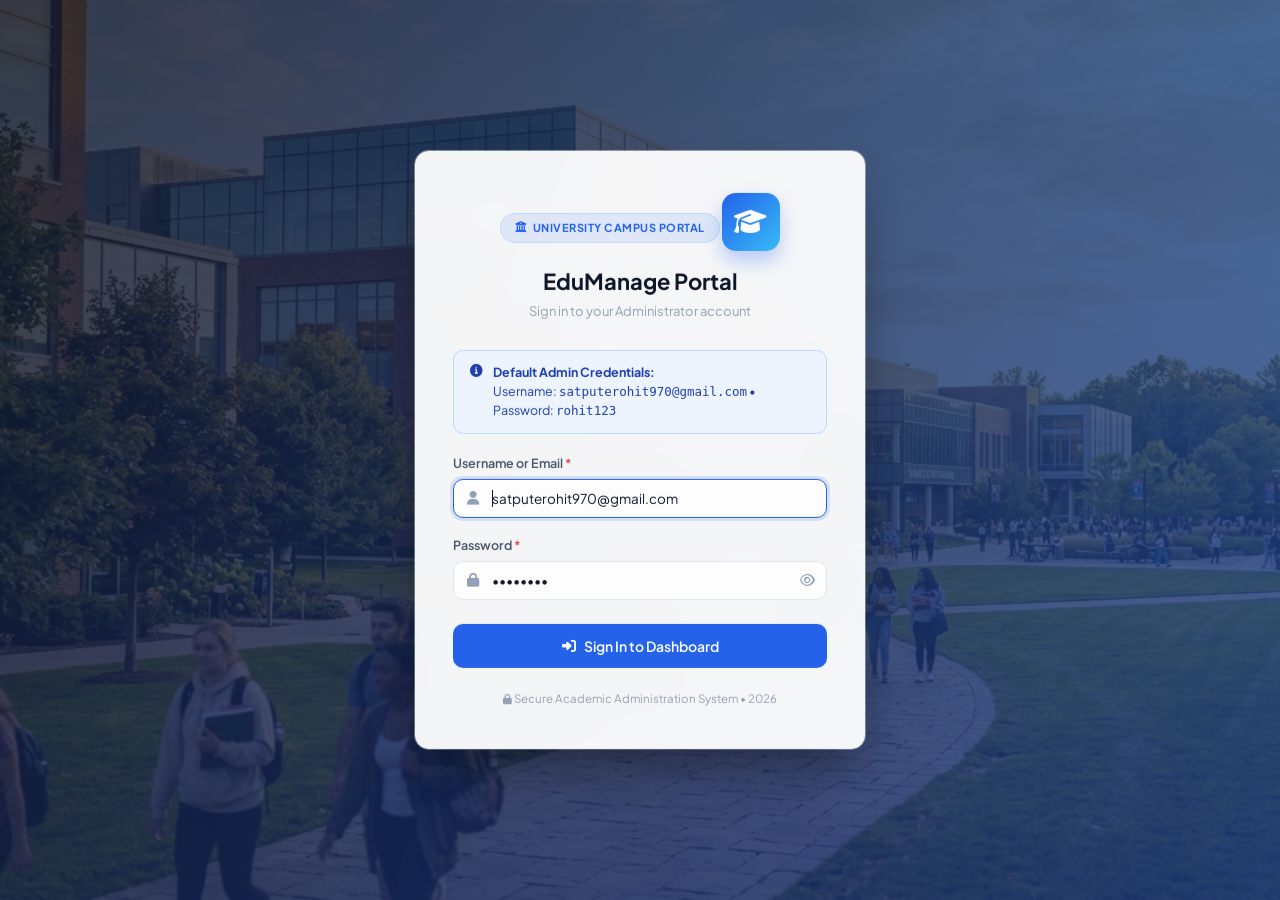
<file: frontend/teachers.html>
<!DOCTYPE html>
<html lang="en">
<head>
    <meta charset="UTF-8">
    <meta name="viewport" content="width=device-width, initial-scale=1.0">
    <title>Teacher Management - Student Management System</title>
    <link rel="stylesheet" href="https://cdnjs.cloudflare.com/ajax/libs/font-awesome/6.5.1/css/all.min.css">
    <link rel="stylesheet" href="css/style.css?v=3.0">
</head>
<body>
    <div class="app-container">
        <!-- Sidebar -->
        <aside class="sidebar">
            <div class="sidebar-header">
                <div class="sidebar-brand-icon">
                    <i class="fa-solid fa-graduation-cap"></i>
                </div>
                <div class="sidebar-brand-text">
                    <h2>EduManage</h2>
                    <span>Admin Panel</span>
                </div>
            </div>

            <ul class="sidebar-menu">
                <li class="sidebar-menu-category">Overview</li>
                <li class="menu-item">
                    <a href="dashboard.html" class="menu-link">
                        <i class="fa-solid fa-chart-pie"></i>
                        <span>Dashboard</span>
                    </a>
                </li>

                <li class="sidebar-menu-category">Academic Modules</li>
                <li class="menu-item">
                    <a href="students.html" class="menu-link">
                        <i class="fa-solid fa-user-graduate"></i>
                        <span>Students</span>
                    </a>
                </li>
                <li class="menu-item">
                    <a href="courses.html" class="menu-link">
                        <i class="fa-solid fa-book-open"></i>
                        <span>Courses</span>
                    </a>
                </li>
                <li class="menu-item active">
                    <a href="teachers.html" class="menu-link">
                        <i class="fa-solid fa-chalkboard-user"></i>
                        <span>Teachers</span>
                    </a>
                </li>

                <li class="sidebar-menu-category">Performance</li>
                <li class="menu-item">
                    <a href="attendance.html" class="menu-link">
                        <i class="fa-solid fa-clipboard-check"></i>
                        <span>Attendance</span>
                    </a>
                </li>
                <li class="menu-item">
                    <a href="marks.html" class="menu-link">
                        <i class="fa-solid fa-award"></i>
                        <span>Marks & Grades</span>
                    </a>
                </li>
                <li class="menu-item">
                    <a href="analytics.html" class="menu-link">
                        <i class="fa-solid fa-chart-line"></i>
                        <span>Daily Analytics</span>
                    </a>
                </li>
            </ul>

            <div class="sidebar-footer">
                <div class="user-snippet">
                    <div class="user-avatar user-avatar-display">A</div>
                    <div class="user-info">
                        <div class="user-name user-name-display">Administrator</div>
                        <div class="user-role">Super Admin</div>
                    </div>
                </div>
            </div>
        </aside>

        <!-- Main Wrapper -->
        <div class="main-wrapper">
            <!-- Topbar -->
            <header class="topbar">
                <div class="topbar-left">
                    <button class="mobile-toggle-btn" title="Toggle Sidebar">
                        <i class="fa-solid fa-bars"></i>
                    </button>
                    <div class="page-title">
                        <h1>Teacher Management</h1>
                        <p>Manage instructional staff, departments, and course faculties</p>
                    </div>
                </div>

                <div class="topbar-right">
                    <div class="datetime-badge" id="live-clock">
                        <i class="fa-regular fa-clock"></i> Loading date...
                    </div>
                    <button class="btn-logout" title="Sign out of system">
                        <i class="fa-solid fa-arrow-right-from-bracket"></i> Logout
                    </button>
                </div>
            </header>

            <!-- Content Body -->
            <main class="content-body">
                <div class="table-toolbar">
                    <div>
                        <button id="btn-add-teacher" class="btn btn-primary">
                            <i class="fa-solid fa-user-plus"></i> Add New Teacher
                        </button>
                    </div>
                    <span id="teachers-count-badge" class="badge badge-course">0 teacher(s) registered</span>
                </div>

                <!-- Teachers Table Card -->
                <div class="card">
                    <div class="card-header">
                        <h3 class="card-title">
                            <i class="fa-solid fa-chalkboard-user" style="color: var(--primary);"></i>
                            Faculty Directory
                        </h3>
                    </div>

                    <div class="card-body" style="padding: 0;">
                        <div class="table-responsive" style="border: none;">
                            <table class="data-table">
                                <thead>
                                    <tr>
                                        <th>Teacher Name</th>
                                        <th>Email Address</th>
                                        <th>Mobile Number</th>
                                        <th>Subject / Specialization</th>
                                        <th>Registered Date</th>
                                        <th style="text-align: right;">Actions</th>
                                    </tr>
                                </thead>
                                <tbody id="teachers-tbody">
                                    <tr>
                                        <td colspan="6" class="empty-state">
                                            <i class="fa-solid fa-spinner fa-spin"></i>
                                            <h4>Loading teachers...</h4>
                                        </td>
                                    </tr>
                                </tbody>
                            </table>
                        </div>
                    </div>
                </div>
            </main>
        </div>
    </div>

    <!-- Add/Edit Teacher Modal -->
    <div class="modal-overlay" id="teacher-form-modal">
        <div class="modal-dialog">
            <div class="modal-header">
                <h3 id="teacher-modal-title">Add New Teacher</h3>
                <button class="modal-close-btn">&times;</button>
            </div>

            <form id="teacher-form">
                <div class="modal-body">
                    <input type="hidden" id="teacher-pk-id">

                    <div class="form-grid">
                        <div class="form-group">
                            <label class="form-label" for="teacher-name">Teacher Name <span class="required">*</span></label>
                            <input type="text" id="teacher-name" class="form-control" placeholder="e.g. Dr. Rajesh Sharma" required>
                        </div>

                        <div class="form-group">
                            <label class="form-label" for="teacher-subject">Subject Specialization <span class="required">*</span></label>
                            <input type="text" id="teacher-subject" class="form-control" placeholder="e.g. Data Structures & Algorithms" required>
                        </div>

                        <div class="form-group">
                            <label class="form-label" for="teacher-email">Email Address <span class="required">*</span></label>
                            <input type="email" id="teacher-email" class="form-control" placeholder="teacher@university.edu" required>
                        </div>

                        <div class="form-group">
                            <label class="form-label" for="teacher-mobile">Mobile Number <span class="required">*</span></label>
                            <input type="tel" id="teacher-mobile" class="form-control" placeholder="e.g. +91 9876543210" required>
                        </div>
                    </div>
                </div>

                <div class="modal-footer">
                    <button type="button" class="btn btn-secondary btn-modal-cancel">Cancel</button>
                    <button type="submit" id="btn-save-teacher" class="btn btn-primary">
                        <i class="fa-solid fa-floppy-disk"></i> Save Teacher
                    </button>
                </div>
            </form>
        </div>
    </div>

    <!-- Delete Teacher Confirmation Modal -->
    <div class="modal-overlay" id="teacher-delete-modal">
        <div class="modal-dialog modal-sm">
            <div class="modal-header">
                <h3>Confirm Deletion</h3>
                <button class="modal-close-btn">&times;</button>
            </div>
            <div class="modal-body">
                <p style="font-size: 14px; color: var(--text-secondary);">
                    Are you sure you want to delete teacher <strong id="delete-teacher-name"></strong>?
                </p>
            </div>
            <div class="modal-footer">
                <button type="button" class="btn btn-secondary btn-modal-cancel">Cancel</button>
                <button type="button" id="btn-confirm-delete-teacher" class="btn btn-danger">
                    <i class="fa-solid fa-trash"></i> Delete Teacher
                </button>
            </div>
        </div>
    </div>

    <!-- Scripts -->
    <script src="js/api.js"></script>
    <script src="js/auth.js"></script>
    <script src="js/teachers.js"></script>
</body>
</html>
</file>
<file: frontend/css/style.css>
/* =======================================================
   Student Management System - Professional CSS Stylesheet
   Theme: Blue / White Modern Education Management
   ======================================================= */

@import url('https://fonts.googleapis.com/css2?family=Plus+Jakarta+Sans:wght@300;400;500;600;700&display=swap');

:root {
  --primary: #2563eb;
  --primary-hover: #1d4ed8;
  --primary-light: #eff6ff;
  --primary-border: #bfdbfe;
  
  --secondary: #64748b;
  --success: #10b981;
  --success-light: #ecfdf5;
  --warning: #f59e0b;
  --warning-light: #fffbeb;
  --danger: #ef4444;
  --danger-light: #fef2f2;
  --info: #0ea5e9;
  --info-light: #f0f9ff;
  
  --sidebar-bg: #0f172a;
  --sidebar-text: #94a3b8;
  --sidebar-hover: #1e293b;
  --sidebar-active-bg: #2563eb;
  --sidebar-active-text: #ffffff;
  
  --bg-main: #f8fafc;
  --bg-card: #ffffff;
  --text-primary: #0f172a;
  --text-secondary: #475569;
  --text-muted: #94a3b8;
  
  --border: #e2e8f0;
  --border-light: #f1f5f9;
  
  --shadow-sm: 0 1px 2px 0 rgb(0 0 0 / 0.05);
  --shadow: 0 4px 6px -1px rgb(0 0 0 / 0.1), 0 2px 4px -2px rgb(0 0 0 / 0.1);
  --shadow-lg: 0 10px 15px -3px rgb(0 0 0 / 0.1), 0 4px 6px -4px rgb(0 0 0 / 0.1);
  
  --radius-sm: 6px;
  --radius-md: 10px;
  --radius-lg: 14px;
  --radius-full: 9999px;
  
  --sidebar-width: 260px;
  --topbar-height: 70px;
  --transition: all 0.2s cubic-bezier(0.4, 0, 0.2, 1);
}

* {
  margin: 0;
  padding: 0;
  box-sizing: border-box;
}

body {
  font-family: 'Plus Jakarta Sans', -apple-system, BlinkMacSystemFont, 'Segoe UI', Roboto, sans-serif;
  background-color: var(--bg-main);
  color: var(--text-primary);
  font-size: 14px;
  line-height: 1.5;
  -webkit-font-smoothing: antialiased;
}

a {
  text-decoration: none;
  color: inherit;
}

/* =======================================================
   App Layout
   ======================================================= */
.app-container {
  display: flex;
  min-height: 100vh;
  width: 100%;
}

/* Sidebar */
.sidebar {
  width: var(--sidebar-width);
  background-color: var(--sidebar-bg);
  color: var(--sidebar-text);
  display: flex;
  flex-direction: column;
  position: fixed;
  top: 0;
  bottom: 0;
  left: 0;
  z-index: 50;
  transition: var(--transition);
  border-right: 1px solid rgba(255, 255, 255, 0.05);
}

.sidebar-header {
  height: var(--topbar-height);
  display: flex;
  align-items: center;
  padding: 0 24px;
  gap: 12px;
  border-bottom: 1px solid rgba(255, 255, 255, 0.08);
}

.sidebar-brand-icon {
  width: 38px;
  height: 38px;
  border-radius: var(--radius-md);
  background: linear-gradient(135deg, #2563eb, #38bdf8);
  display: flex;
  align-items: center;
  justify-content: center;
  color: #fff;
  font-size: 18px;
  box-shadow: 0 4px 12px rgba(37, 99, 235, 0.35);
}

.sidebar-brand-text h2 {
  font-size: 16px;
  font-weight: 700;
  color: #ffffff;
  letter-spacing: -0.2px;
}

.sidebar-brand-text span {
  font-size: 11px;
  color: #64748b;
  text-transform: uppercase;
  letter-spacing: 0.5px;
  font-weight: 600;
}

.sidebar-menu {
  flex: 1;
  padding: 20px 14px;
  list-style: none;
  overflow-y: auto;
}

.sidebar-menu-category {
  font-size: 11px;
  text-transform: uppercase;
  font-weight: 700;
  color: #475569;
  letter-spacing: 0.8px;
  margin: 16px 10px 8px;
}

.menu-item {
  margin-bottom: 4px;
}

.menu-link {
  display: flex;
  align-items: center;
  gap: 14px;
  padding: 11px 14px;
  color: var(--sidebar-text);
  border-radius: var(--radius-md);
  font-weight: 500;
  font-size: 13.5px;
  transition: var(--transition);
}

.menu-link i {
  font-size: 17px;
  width: 22px;
  text-align: center;
}

.menu-link:hover {
  background-color: var(--sidebar-hover);
  color: #ffffff;
}

.menu-item.active .menu-link {
  background-color: var(--sidebar-active-bg);
  color: var(--sidebar-active-text);
  box-shadow: 0 4px 12px rgba(37, 99, 235, 0.3);
}

.sidebar-footer {
  padding: 16px 20px;
  border-top: 1px solid rgba(255, 255, 255, 0.08);
}

.user-snippet {
  display: flex;
  align-items: center;
  gap: 12px;
}

.user-avatar {
  width: 36px;
  height: 36px;
  border-radius: 50%;
  background-color: #3b82f6;
  color: #ffffff;
  display: flex;
  align-items: center;
  justify-content: center;
  font-weight: 600;
  font-size: 14px;
}

.user-info {
  flex: 1;
  min-width: 0;
}

.user-name {
  font-size: 13px;
  font-weight: 600;
  color: #ffffff;
  white-space: nowrap;
  overflow: hidden;
  text-overflow: ellipsis;
}

.user-role {
  font-size: 11px;
  color: #64748b;
}

/* Main Content */
.main-wrapper {
  margin-left: var(--sidebar-width);
  flex: 1;
  display: flex;
  flex-direction: column;
  min-width: 0;
  min-height: 100vh;
}

/* Topbar */
.topbar {
  height: var(--topbar-height);
  background-color: #ffffff;
  border-bottom: 1px solid var(--border);
  display: flex;
  align-items: center;
  justify-content: space-between;
  padding: 0 32px;
  position: sticky;
  top: 0;
  z-index: 40;
}

.topbar-left {
  display: flex;
  align-items: center;
  gap: 16px;
}

.mobile-toggle-btn {
  display: none;
  background: transparent;
  border: none;
  font-size: 20px;
  color: var(--text-secondary);
  cursor: pointer;
}

.page-title h1 {
  font-size: 20px;
  font-weight: 700;
  color: var(--text-primary);
}

.page-title p {
  font-size: 12.5px;
  color: var(--text-muted);
}

.topbar-right {
  display: flex;
  align-items: center;
  gap: 16px;
}

.datetime-badge {
  display: flex;
  align-items: center;
  gap: 8px;
  background: var(--bg-main);
  padding: 8px 14px;
  border-radius: var(--radius-full);
  font-size: 12.5px;
  color: var(--text-secondary);
  font-weight: 500;
  border: 1px solid var(--border);
}

.btn-logout {
  display: flex;
  align-items: center;
  gap: 8px;
  background-color: #fee2e2;
  color: #dc2626;
  border: 1px solid #fecaca;
  padding: 8px 16px;
  border-radius: var(--radius-md);
  font-size: 13px;
  font-weight: 600;
  cursor: pointer;
  transition: var(--transition);
}

.btn-logout:hover {
  background-color: #fca5a5;
  color: #991b1b;
}

/* Page Content Body */
.content-body {
  padding: 32px;
  flex: 1;
}

/* =======================================================
   Cards & Stats
   ======================================================= */
.stats-grid {
  display: grid;
  grid-template-columns: repeat(auto-fit, minmax(240px, 1fr));
  gap: 24px;
  margin-bottom: 32px;
}

.stat-card {
  background-color: var(--bg-card);
  border-radius: var(--radius-lg);
  padding: 24px;
  border: 1px solid var(--border);
  box-shadow: var(--shadow-sm);
  display: flex;
  align-items: center;
  justify-content: space-between;
  transition: var(--transition);
}

.stat-card:hover {
  transform: translateY(-2px);
  box-shadow: var(--shadow);
}

.stat-info span {
  font-size: 12.5px;
  font-weight: 600;
  color: var(--text-muted);
  text-transform: uppercase;
  letter-spacing: 0.5px;
}

.stat-info h3 {
  font-size: 28px;
  font-weight: 700;
  color: var(--text-primary);
  margin: 6px 0 2px;
}

.stat-info p {
  font-size: 12px;
  color: var(--success);
  font-weight: 500;
}

.stat-icon {
  width: 52px;
  height: 52px;
  border-radius: var(--radius-lg);
  display: flex;
  align-items: center;
  justify-content: center;
  font-size: 22px;
}

.icon-blue {
  background-color: #eff6ff;
  color: #2563eb;
}

.icon-green {
  background-color: #ecfdf5;
  color: #10b981;
}

.icon-purple {
  background-color: #f5f3ff;
  color: #8b5cf6;
}

.icon-amber {
  background-color: #fffbeb;
  color: #f59e0b;
}

/* Quick Actions Section */
.quick-actions-bar {
  display: flex;
  flex-wrap: wrap;
  gap: 12px;
  margin-bottom: 32px;
  background-color: #ffffff;
  padding: 18px 24px;
  border-radius: var(--radius-lg);
  border: 1px solid var(--border);
  box-shadow: var(--shadow-sm);
  align-items: center;
}

.quick-actions-title {
  font-size: 14px;
  font-weight: 700;
  color: var(--text-primary);
  margin-right: 12px;
  display: flex;
  align-items: center;
  gap: 8px;
}

/* Dashboard Section Grid */
.dashboard-grid {
  display: grid;
  grid-template-columns: 2fr 1fr;
  gap: 24px;
}

/* Cards */
.card {
  background-color: var(--bg-card);
  border-radius: var(--radius-lg);
  border: 1px solid var(--border);
  box-shadow: var(--shadow-sm);
  margin-bottom: 24px;
  overflow: hidden;
}

.card-header {
  padding: 20px 24px;
  display: flex;
  align-items: center;
  justify-content: space-between;
  border-bottom: 1px solid var(--border);
}

.card-title {
  font-size: 16px;
  font-weight: 700;
  color: var(--text-primary);
  display: flex;
  align-items: center;
  gap: 10px;
}

.card-body {
  padding: 24px;
}

/* =======================================================
   Filter & Search Toolbar
   ======================================================= */
.table-toolbar {
  display: flex;
  flex-wrap: wrap;
  justify-content: space-between;
  align-items: center;
  gap: 16px;
  margin-bottom: 20px;
}

.search-box {
  display: flex;
  align-items: center;
  gap: 10px;
  background-color: #ffffff;
  border: 1px solid var(--border);
  border-radius: var(--radius-md);
  padding: 8px 16px;
  min-width: 280px;
  box-shadow: var(--shadow-sm);
}

.search-box i {
  color: var(--text-muted);
}

.search-box input {
  border: none;
  outline: none;
  width: 100%;
  font-size: 13.5px;
  font-family: inherit;
  color: var(--text-primary);
}

.filter-group {
  display: flex;
  flex-wrap: wrap;
  align-items: center;
  gap: 12px;
}

.filter-select {
  padding: 8px 14px;
  border: 1px solid var(--border);
  border-radius: var(--radius-md);
  background-color: #ffffff;
  font-size: 13.5px;
  color: var(--text-secondary);
  font-family: inherit;
  outline: none;
  cursor: pointer;
}

.filter-select:focus {
  border-color: var(--primary);
}

/* =======================================================
   Buttons
   ======================================================= */
.btn {
  display: inline-flex;
  align-items: center;
  justify-content: center;
  gap: 8px;
  padding: 9px 18px;
  font-size: 13.5px;
  font-weight: 600;
  border-radius: var(--radius-md);
  cursor: pointer;
  transition: var(--transition);
  border: 1px solid transparent;
  font-family: inherit;
}

.btn-primary {
  background-color: var(--primary);
  color: #ffffff;
}

.btn-primary:hover {
  background-color: var(--primary-hover);
  box-shadow: 0 4px 12px rgba(37, 99, 235, 0.25);
}

.btn-secondary {
  background-color: #ffffff;
  color: var(--text-secondary);
  border-color: var(--border);
}

.btn-secondary:hover {
  background-color: #f8fafc;
  color: var(--text-primary);
}

.btn-success {
  background-color: var(--success);
  color: #ffffff;
}

.btn-success:hover {
  background-color: #059669;
}

.btn-danger {
  background-color: var(--danger);
  color: #ffffff;
}

.btn-danger:hover {
  background-color: #dc2626;
}

.btn-sm {
  padding: 6px 12px;
  font-size: 12px;
}

.btn-icon {
  width: 32px;
  height: 32px;
  padding: 0;
  border-radius: var(--radius-sm);
  display: inline-flex;
  align-items: center;
  justify-content: center;
}

.btn-icon.edit {
  background-color: #eff6ff;
  color: var(--primary);
  border: 1px solid #bfdbfe;
}

.btn-icon.edit:hover {
  background-color: #2563eb;
  color: #ffffff;
}

.btn-icon.delete {
  background-color: #fef2f2;
  color: var(--danger);
  border: 1px solid #fecaca;
}

.btn-icon.delete:hover {
  background-color: #ef4444;
  color: #ffffff;
}

/* =======================================================
   Tables
   ======================================================= */
.table-responsive {
  width: 100%;
  overflow-x: auto;
  border-radius: var(--radius-md);
  border: 1px solid var(--border);
  background-color: #ffffff;
}

.data-table {
  width: 100%;
  border-collapse: collapse;
  text-align: left;
  font-size: 13.5px;
}

.data-table th {
  background-color: #f8fafc;
  color: var(--text-secondary);
  font-weight: 600;
  padding: 14px 18px;
  border-bottom: 1px solid var(--border);
  white-space: nowrap;
  text-transform: uppercase;
  font-size: 11.5px;
  letter-spacing: 0.5px;
}

.data-table td {
  padding: 14px 18px;
  border-bottom: 1px solid var(--border-light);
  color: var(--text-primary);
  vertical-align: middle;
}

.data-table tbody tr:last-child td {
  border-bottom: none;
}

.data-table tbody tr:hover {
  background-color: #f8fafc;
}

/* Badges */
.badge {
  display: inline-flex;
  align-items: center;
  gap: 6px;
  padding: 4px 10px;
  border-radius: var(--radius-full);
  font-size: 12px;
  font-weight: 600;
}

.badge-present {
  background-color: var(--success-light);
  color: #065f46;
}

.badge-absent {
  background-color: var(--danger-light);
  color: #991b1b;
}

.badge-course {
  background-color: var(--primary-light);
  color: #1e40af;
  border: 1px solid var(--primary-border);
}

.badge-grade {
  font-weight: 700;
  padding: 4px 12px;
  border-radius: var(--radius-sm);
}

.badge-grade-aplus, .badge-grade-a {
  background-color: #ecfdf5;
  color: #047857;
}

.badge-grade-b {
  background-color: #eff6ff;
  color: #1d4ed8;
}

.badge-grade-c {
  background-color: #fffbeb;
  color: #b45309;
}

.badge-grade-d, .badge-grade-f {
  background-color: #fef2f2;
  color: #b91c1c;
}

/* Action Group */
.table-actions {
  display: flex;
  align-items: center;
  gap: 8px;
}

/* Empty State */
.empty-state {
  padding: 48px 24px;
  text-align: center;
  color: var(--text-muted);
}

.empty-state i {
  font-size: 42px;
  color: #cbd5e1;
  margin-bottom: 14px;
}

.empty-state h4 {
  font-size: 16px;
  color: var(--text-secondary);
  margin-bottom: 6px;
}

/* =======================================================
   Modals
   ======================================================= */
.modal-overlay {
  position: fixed;
  top: 0;
  left: 0;
  right: 0;
  bottom: 0;
  background-color: rgba(15, 23, 42, 0.6);
  backdrop-filter: blur(4px);
  display: none;
  align-items: center;
  justify-content: center;
  z-index: 100;
  padding: 20px;
}

.modal-overlay.active {
  display: flex;
  animation: fadeIn 0.2s ease-out;
}

.modal-dialog {
  background-color: #ffffff;
  border-radius: var(--radius-lg);
  box-shadow: var(--shadow-lg);
  width: 100%;
  max-width: 620px;
  max-height: 90vh;
  display: flex;
  flex-direction: column;
  overflow: hidden;
  animation: slideDown 0.25s cubic-bezier(0.16, 1, 0.3, 1);
}

.modal-dialog.modal-sm {
  max-width: 420px;
}

.modal-header {
  padding: 20px 24px;
  border-bottom: 1px solid var(--border);
  display: flex;
  align-items: center;
  justify-content: space-between;
}

.modal-header h3 {
  font-size: 17px;
  font-weight: 700;
  color: var(--text-primary);
}

.modal-close-btn {
  background: transparent;
  border: none;
  font-size: 20px;
  color: var(--text-muted);
  cursor: pointer;
  transition: var(--transition);
}

.modal-close-btn:hover {
  color: var(--text-primary);
}

.modal-body {
  padding: 24px;
  overflow-y: auto;
}

.modal-footer {
  padding: 16px 24px;
  border-top: 1px solid var(--border);
  background-color: #f8fafc;
  display: flex;
  justify-content: flex-end;
  gap: 12px;
}

/* Form Styles */
.form-grid {
  display: grid;
  grid-template-columns: repeat(2, 1fr);
  gap: 16px;
}

.form-group.full-width {
  grid-column: span 2;
}

.form-label {
  display: block;
  font-size: 12.5px;
  font-weight: 600;
  color: var(--text-secondary);
  margin-bottom: 6px;
}

.form-label .required {
  color: var(--danger);
}

.form-control {
  width: 100%;
  padding: 10px 14px;
  border: 1px solid var(--border);
  border-radius: var(--radius-md);
  font-family: inherit;
  font-size: 13.5px;
  color: var(--text-primary);
  background-color: #ffffff;
  outline: none;
  transition: var(--transition);
}

.form-control:focus {
  border-color: var(--primary);
  box-shadow: 0 0 0 3px rgba(37, 99, 235, 0.15);
}

textarea.form-control {
  resize: vertical;
  min-height: 80px;
}

/* =======================================================
   Toast Notifications
   ======================================================= */
.toast-container {
  position: fixed;
  top: 24px;
  right: 24px;
  z-index: 1100;
  display: flex;
  flex-direction: column;
  gap: 10px;
}

.toast {
  display: flex;
  align-items: center;
  gap: 12px;
  background-color: #ffffff;
  padding: 14px 20px;
  border-radius: var(--radius-md);
  box-shadow: 0 10px 25px -5px rgba(0, 0, 0, 0.1), 0 8px 10px -6px rgba(0, 0, 0, 0.1);
  border-left: 4px solid var(--primary);
  min-width: 300px;
  max-width: 420px;
  font-size: 13.5px;
  font-weight: 500;
  animation: slideLeft 0.3s cubic-bezier(0.16, 1, 0.3, 1);
  transition: opacity 0.3s, transform 0.3s;
}

.toast.toast-success {
  border-left-color: var(--success);
}
.toast.toast-success i {
  color: var(--success);
}

.toast.toast-error {
  border-left-color: var(--danger);
}
.toast.toast-error i {
  color: var(--danger);
}

.toast.toast-info {
  border-left-color: var(--info);
}
.toast.toast-info i {
  color: var(--info);
}

/* =======================================================
   Login Page Specific Styles
   ======================================================= */
.login-page {
  min-height: 100vh;
  display: flex;
  align-items: center;
  justify-content: center;
  background: 
    linear-gradient(135deg, rgba(15, 23, 42, 0.82) 0%, rgba(30, 58, 138, 0.78) 100%),
    url('../images/campus-bg.jpg') center center / cover no-repeat fixed;
  padding: 24px;
  position: relative;
}

.login-page::before {
  content: '';
  position: absolute;
  top: 0;
  left: 0;
  right: 0;
  bottom: 0;
  background: radial-gradient(circle at top right, rgba(56, 189, 248, 0.15), transparent 60%);
  pointer-events: none;
}

.login-card {
  background: rgba(255, 255, 255, 0.96);
  backdrop-filter: blur(16px);
  -webkit-backdrop-filter: blur(16px);
  width: 100%;
  max-width: 450px;
  border-radius: var(--radius-lg);
  padding: 42px 38px;
  box-shadow: 0 25px 50px -12px rgba(0, 0, 0, 0.45), 0 0 0 1px rgba(255, 255, 255, 0.4);
  position: relative;
  z-index: 10;
  animation: slideDown 0.35s cubic-bezier(0.16, 1, 0.3, 1);
}

.login-brand {
  text-align: center;
  margin-bottom: 28px;
}

.login-icon {
  width: 58px;
  height: 58px;
  border-radius: var(--radius-lg);
  background: linear-gradient(135deg, #2563eb, #38bdf8);
  display: inline-flex;
  align-items: center;
  justify-content: center;
  color: #fff;
  font-size: 26px;
  margin-bottom: 14px;
  box-shadow: 0 10px 20px rgba(37, 99, 235, 0.3);
}

.login-brand h2 {
  font-size: 22px;
  font-weight: 700;
  color: var(--text-primary);
}

.login-brand p {
  font-size: 13px;
  color: var(--text-muted);
  margin-top: 4px;
}

.demo-credentials-box {
  background-color: #eff6ff;
  border: 1px solid #bfdbfe;
  border-radius: var(--radius-md);
  padding: 12px 16px;
  font-size: 12.5px;
  color: #1e40af;
  margin-bottom: 20px;
  display: flex;
  align-items: flex-start;
  gap: 10px;
}

/* Animations */
@keyframes fadeIn {
  from { opacity: 0; }
  to { opacity: 1; }
}

@keyframes slideDown {
  from { transform: translateY(-20px); opacity: 0; }
  to { transform: translateY(0); opacity: 1; }
}

@keyframes slideLeft {
  from { transform: translateX(50px); opacity: 0; }
  to { transform: translateX(0); opacity: 1; }
}

/* Responsive queries */
@media (max-width: 992px) {
  .dashboard-grid {
    grid-template-columns: 1fr;
  }
}

@media (max-width: 768px) {
  .sidebar {
    transform: translateX(-100%);
  }
  .sidebar.show {
    transform: translateX(0);
  }
  .main-wrapper {
    margin-left: 0;
  }
  .mobile-toggle-btn {
    display: block;
  }
  .form-grid {
    grid-template-columns: 1fr;
  }
  .form-group.full-width {
    grid-column: span 1;
  }
  .topbar {
    padding: 0 16px;
  }
  .content-body {
    padding: 16px;
  }
  .datetime-badge {
    display: none;
  }
}

/* =======================================================
   Live Biometric Face Scanner HUD Styles
   ======================================================= */
.scanner-viewport {
  position: relative;
  width: 100%;
  height: 320px;
  background-color: #020617;
  border-radius: var(--radius-lg);
  overflow: hidden;
  display: flex;
  align-items: center;
  justify-content: center;
  border: 2px solid #1e293b;
  box-shadow: inset 0 0 30px rgba(0, 0, 0, 0.8);
}

.scanner-video {
  width: 100%;
  height: 100%;
  object-fit: cover;
  transform: scaleX(-1); /* Mirror camera */
}

.scanner-hud-overlay {
  position: absolute;
  top: 0;
  left: 0;
  right: 0;
  bottom: 0;
  pointer-events: none;
  display: flex;
  align-items: center;
  justify-content: center;
}

.scanner-target-box {
  width: 220px;
  height: 250px;
  border: 2px dashed rgba(56, 189, 248, 0.6);
  border-radius: 20px;
  position: relative;
  box-shadow: 0 0 20px rgba(56, 189, 248, 0.2);
  transition: border-color 0.3s, box-shadow 0.3s;
}

.scanner-target-box.success {
  border-color: #10b981;
  box-shadow: 0 0 30px rgba(16, 185, 129, 0.6);
}

/* Corner Reticles */
.scanner-corner {
  position: absolute;
  width: 20px;
  height: 20px;
  border: 3px solid #38bdf8;
}

.corner-tl { top: -2px; left: -2px; border-right: none; border-bottom: none; border-top-left-radius: 8px; }
.corner-tr { top: -2px; right: -2px; border-left: none; border-bottom: none; border-top-right-radius: 8px; }
.corner-bl { bottom: -2px; left: -2px; border-right: none; border-top: none; border-bottom-left-radius: 8px; }
.corner-br { bottom: -2px; right: -2px; border-left: none; border-top: none; border-bottom-right-radius: 8px; }

.scanner-laser {
  position: absolute;
  width: 100%;
  height: 3px;
  background: linear-gradient(90deg, transparent, #38bdf8 50%, transparent);
  box-shadow: 0 0 15px #38bdf8, 0 0 8px #fff;
  top: 0;
  animation: laserSweep 2s ease-in-out infinite alternate;
}

.scanner-live-pill {
  position: absolute;
  top: 14px;
  right: 14px;
  background: rgba(15, 23, 42, 0.85);
  color: #38bdf8;
  border: 1px solid rgba(56, 189, 248, 0.4);
  backdrop-filter: blur(8px);
  padding: 5px 12px;
  border-radius: var(--radius-full);
  font-size: 11px;
  font-weight: 700;
  letter-spacing: 0.5px;
  display: flex;
  align-items: center;
  gap: 6px;
}

.scanner-live-pill::before {
  content: '';
  width: 8px;
  height: 8px;
  border-radius: 50%;
  background-color: #ef4444;
  animation: blink 1s infinite alternate;
}

@keyframes laserSweep {
  0% { top: 10%; opacity: 0.7; }
  100% { top: 90%; opacity: 1; }
}

@keyframes blink {
  0% { opacity: 0.3; }
  100% { opacity: 1; }
}
</file>
